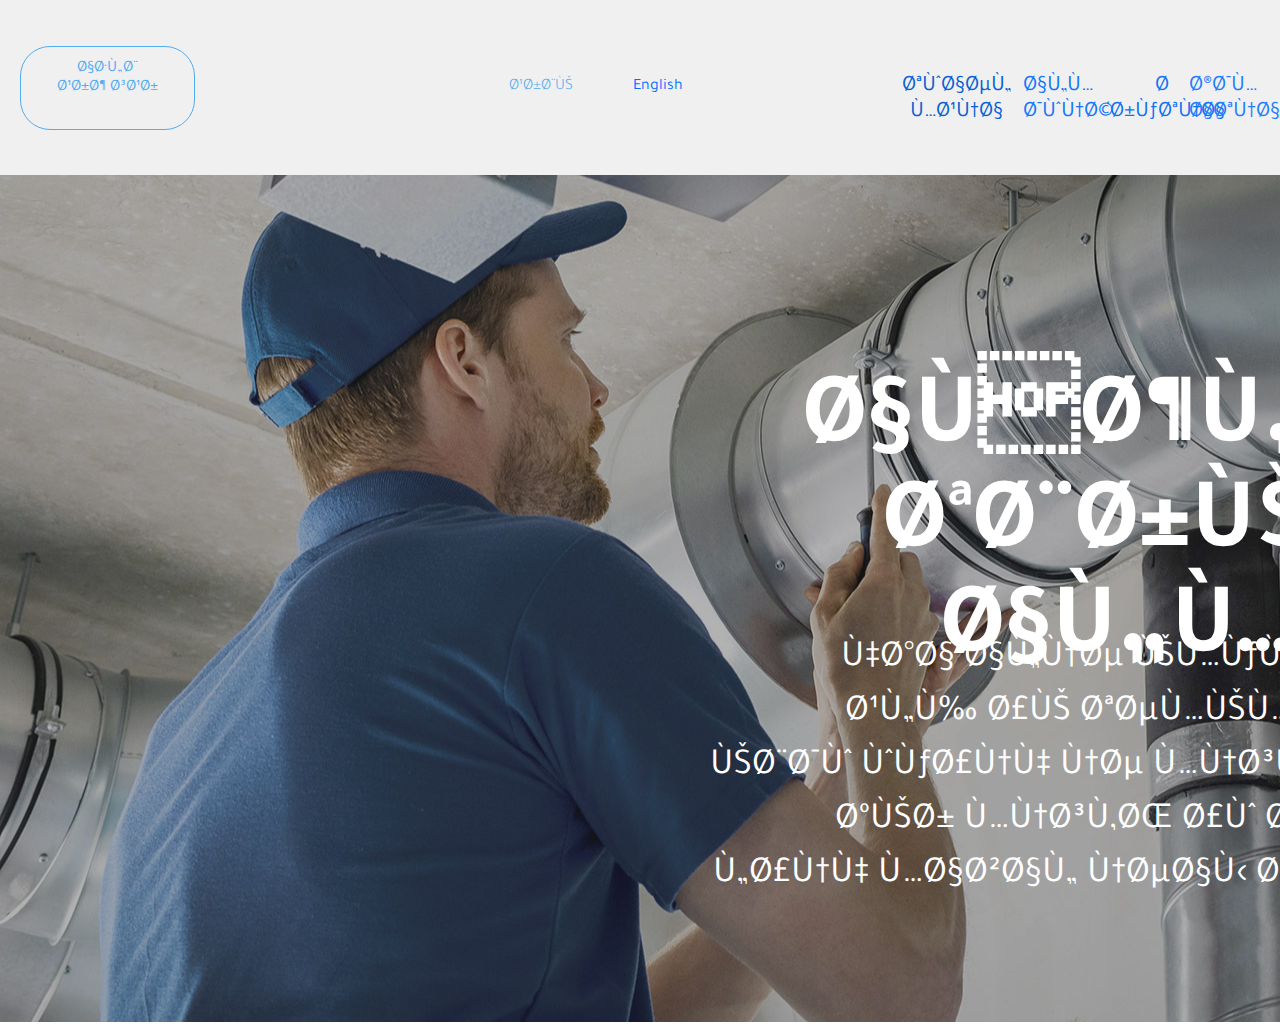
<file: index.html>
<!DOCTYPE html>
<html lang="en">

<head>
    <meta charset="UFT - 8" />
    <title>H_H.Store</title>
    <meta name="description" content="Hunted_Hunter Games Store" />
    <meta name="Test 1" content="v1.0" />
    <meta name="viewport" content="width=device-width, initial-scale=1.0">
    <link rel="stylesheet" href="css/sda.css">
    <link rel="stylesheet" href="css/normalize.css">
    <link rel="preconnect" href="https://fonts.googleapis.com">
    <link rel="preconnect" href="https://fonts.gstatic.com" crossorigin>
    <link
        href="https://fonts.googleapis.com/css2?family=IBM+Plex+Sans+Arabic:wght@200&family=Tajawal:wght@200&display=swap"
        rel="stylesheet">
</head>

<body>
    <div class="nav1">
        <nav id="three">
            <p class="para13">اطلب عرض سعر</p>
        </nav>
        <nav id="two">
            <p class="para11">عربي</p>
            <p class="para12">english</p>
        </nav>
        <nav id="one">
            <div class="paramain">
                <p class="para6">تواصل معنا</p>
                <p class="para5">المدونة</p>
                <p class="para4">شركتنا</p>
                <P class="para3">خدماتنا</P>
                <P class="para2">من نحن</P>
                <p class="para1">الرئيسية</p>
            </div>

            <nav class="n1">

                <p class="p_icon">
                <div>
                    <p class="icontext1">اشادة للطاقة</p>
                    <p class="icontext2">Eshada energy</p>
                </div>
                <p class="photo">
                    <img src="icon.png" alt="">
                </p>
                </p>
            </nav>
        </nav>
    </div>
    </div>
    <header>
        <div class="banner">
            <img src="Rectangle.png" alt="">
            <div class="bannertext">افضل نظام تبريد فى المملكة</div>
            <div class="bannertext1">هذا النص يمكن أن يتم تركيبه على أي تصميم دون مشكلة فلن يبدو وكأنه نص منسوخ، غير
                منظم، غير منسق، أو حتى غير مفهوم. لأنه مازال نصاً بديلاً ومؤقتاً.</div>
            <div class="bannerbutton" style="border-radius: 30px;
            background: #52ACF0;">
                <div class="bannerbuttontext" style="    color: #FFF;
                text-align: center;
                font-family: Tajawal;
                font-size: 37px;
                font-style: normal;
                font-weight: 400;
                line-height: normal;
            ">اطلب الان</div>
            </div>
        </div>

    </header>
</body>

</html>
</file>
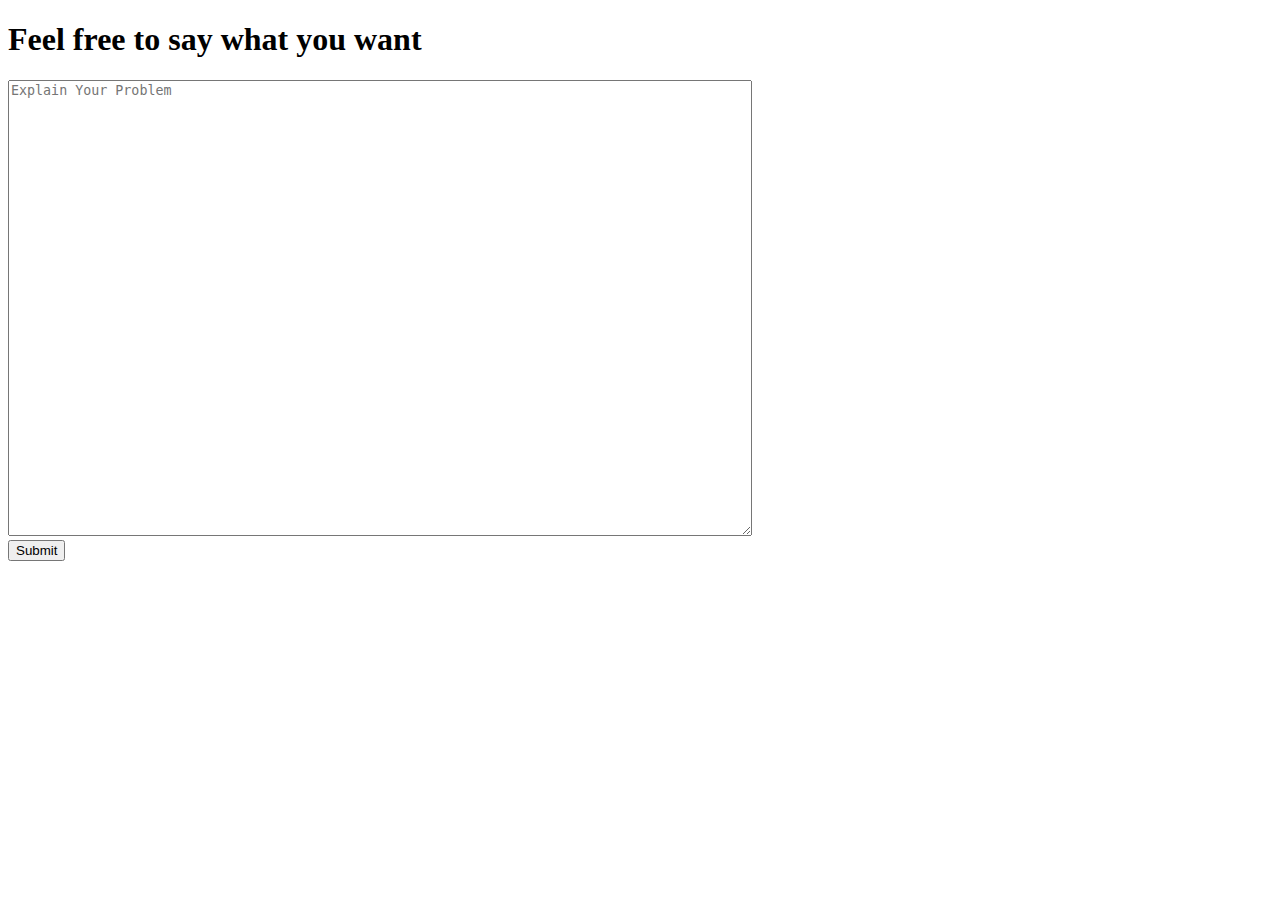
<file: New folder/index.html>
<!DOCTYPE html>
<html lang="en">
<html>

<head>
    <meta charset="UFT - 8" />
    <title>Games Store</title>
    <meta name="description" content="This our Games Store" />
    <meta name="Test 1" content="v1.0" />
</head>

<body>
    <h1>Feel free to say what you want</h1>
    <form action="" method="post">
        <textarea name="whatever" cols="90" rows="30" minlength="1" maxlength="130"
            placeholder="Explain Your Problem"></textarea>
        <br>
        <input type="submit">
</body>

</html>
</file>
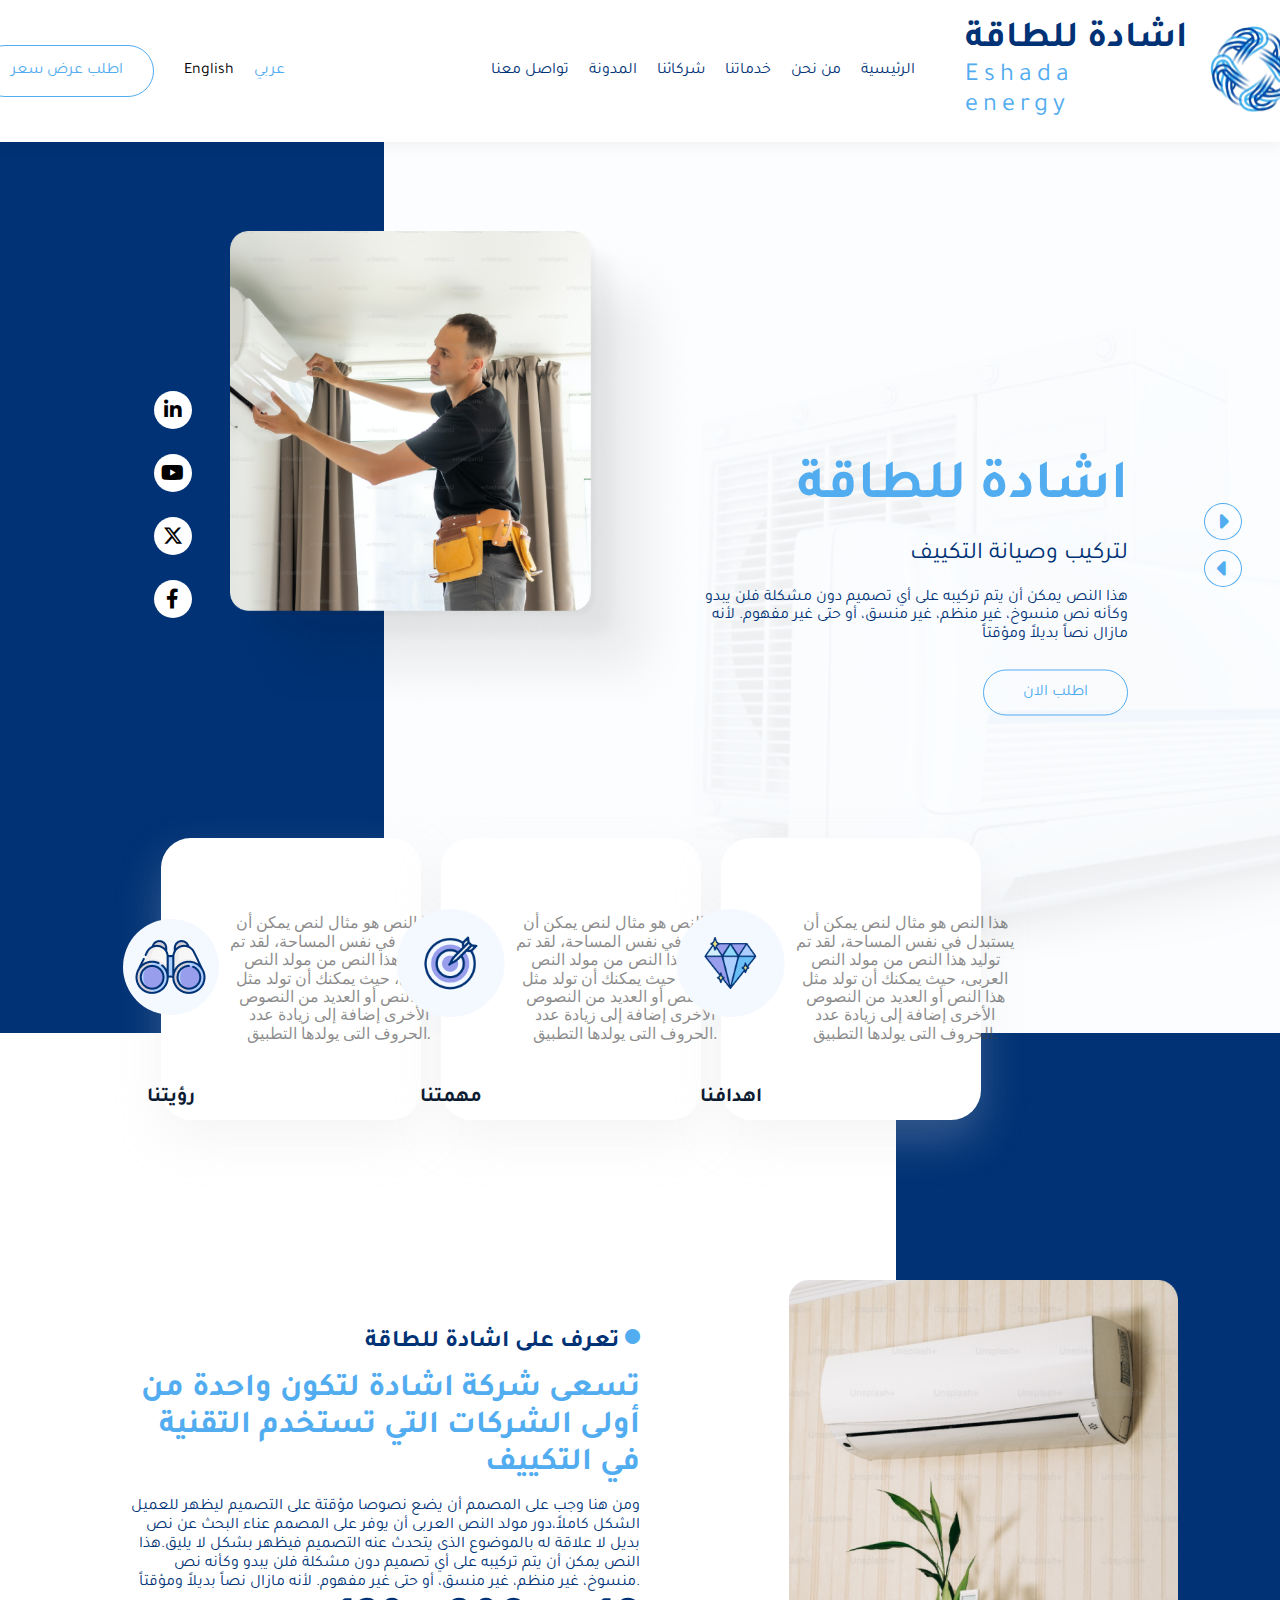
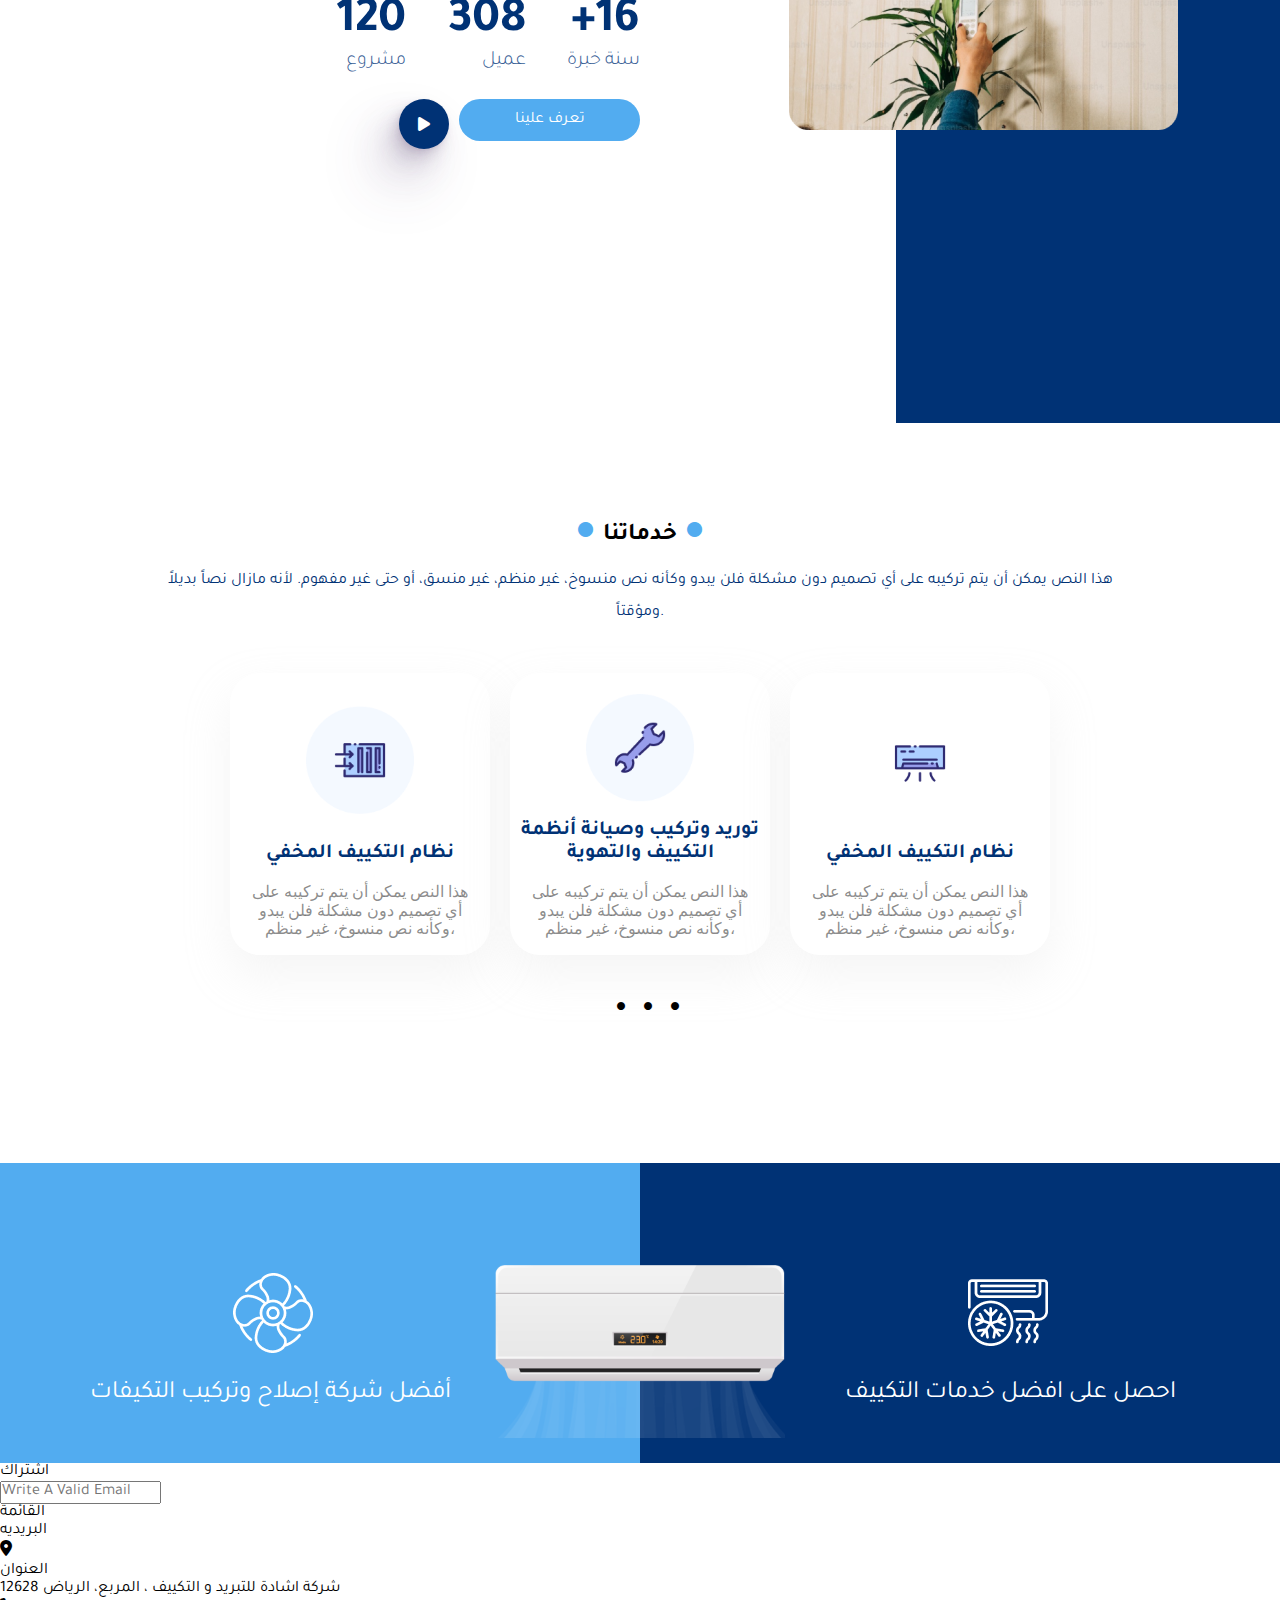
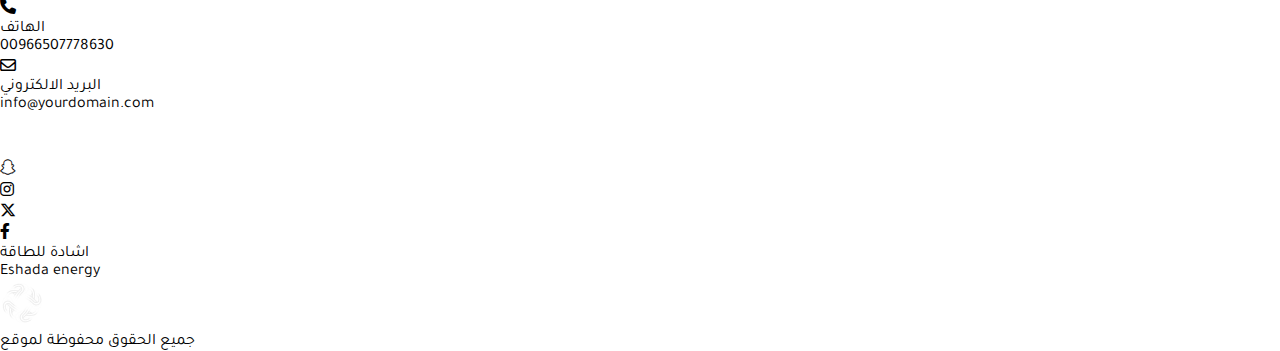
<file: Project/index.html>
<!DOCTYPE html>
<html lang="en">

<head>
    <meta charset="UTF-8">
    <meta name="viewport" content="width=device-width, initial-scale=1.0">
    <!-- Main Template CSS File -->
    <link rel="stylesheet" href="css/Untitled-2.css">
    <!-- Render All Elements Normally -->
    <link rel="stylesheet" href="css/normalize.css">
    <!-- Font Awesome Library -->
    <link rel="stylesheet" href="css/all.min.css">
    <!-- Google Fonts -->
    <link rel="preconnect" href="https://fonts.googleapis.com">
    <link rel="preconnect" href="https://fonts.gstatic.com" crossorigin>
    <link
        href="https://fonts.googleapis.com/css2?family=Jomhuria&family=Tajawal:wght@200;300;400;500;700;800&display=swap"
        rel="stylesheet">
    <title>Project</title>
</head>

<body>
    <!-- Start Header -->
    <div class="header">
        <div class="container">
            <div class="head_button">
                <div class="head_button_text">اطلب عرض سعر</div>
            </div>
            <div class="lang">
                <div class="eng">English</div>
                <div class="arab active">عربي</div>
            </div>
            <div class="links">
                <i class="fa-solid fa-bars toggle-menu"></i>
                <ul>
                    <li><a href="#">تواصل معنا</a></li>
                    <li><a href="#">المدونة</a></li>
                    <li><a href="#">شركائنا</a></li>
                    <li><a href="#">خدماتنا</a></li>
                    <li><a href="#">من نحن</a></li>
                    <li><a href="#">الرئيسية</a></li>
                </ul>
            </div>
            <div class="logo">
                <div class="logo_text">
                    <div class="logo_text1">اشادة للطاقة</div>
                    <div class="logo_text2">Eshada energy</div>
                </div>
                <img decoding="async" class="logo_img" src="images/logo.png" alt="" />
            </div>
        </div>
    </div>
    <!-- End Header -->
    <!-- Start Landing Section -->
    <div class="landing">
        <div class="lback">
            <div class="overlay"></div>
            <div class="text">
                <div class="content">
                    <h2>اشادة للطاقة</h2>
                    <h4>لتركيب وصيانة التكييف</h4>
                    <p>هذا النص يمكن أن يتم تركيبه على أي تصميم دون مشكلة فلن يبدو وكأنه نص منسوخ، غير منظم، غير منسق،
                        أو حتى غير مفهوم. لأنه مازال نصاً بديلاً ومؤقتاً</p>
                    <div class="content_button">
                        <div class="head_button_text">اطلب الان</div>
                    </div>
                </div>
            </div>
            <div class="lback1">
                <div class="lsocial">
                    <div class="in"><i class="fa-brands fa-linkedin-in"></i></div>
                    <div class="youtube"><i class="fa-brands fa-youtube"></i></div>
                    <div class="x"><i class="fa-brands fa-x-twitter"></i></div>
                    <div class="facebook"><i class="fa-brands fa-facebook-f"></i></div>
                </div>
            </div>
            <div class="lback2"></div>
            <div class="pinfoch">
                <div class="pinfo">
                    <div class="pinfo1">
                        <div class="iicon"><img src="images/Frame.png" alt=""></div>
                        <div class="ih4">رؤيتنا</div>
                        <div class="ip">هذا النص هو مثال لنص يمكن أن يستبدل في نفس المساحة، لقد تم توليد هذا النص من
                            مولد النص العربى، حيث يمكنك أن تولد مثل هذا النص أو العديد من النصوص الأخرى إضافة إلى زيادة
                            عدد الحروف التى يولدها التطبيق.
                        </div>
                    </div>
                    <div class="pinfo1">
                        <div class="iicon"><img src="images/Frame 2.png" alt=""></div>
                        <div class="ih4">مهمتنا</div>
                        <div class="ip">هذا النص هو مثال لنص يمكن أن يستبدل في نفس المساحة، لقد تم توليد هذا النص من
                            مولد النص العربى، حيث يمكنك أن تولد مثل هذا النص أو العديد من النصوص الأخرى إضافة إلى زيادة
                            عدد الحروف التى يولدها التطبيق.
                        </div>
                    </div>
                    <div class="pinfo1">
                        <div class="iicon"><img src="images/Frame (1).png" alt=""></div>
                        <div class="ih4">اهدافنا</div>
                        <div class="ip">هذا النص هو مثال لنص يمكن أن يستبدل في نفس المساحة، لقد تم توليد هذا النص من
                            مولد النص العربى، حيث يمكنك أن تولد مثل هذا النص أو العديد من النصوص الأخرى إضافة إلى زيادة
                            عدد الحروف التى يولدها التطبيق.
                        </div>
                    </div>
                </div>
            </div>
            <div class="arrows">
                <div class="right_arrow"><i class="fa-solid fa-caret-right"></i></div>
                <div class="left_arrow"><i class="fa-solid fa-caret-left"></i>
                </div>
            </div>
        </div>
        <!-- End Landing Section -->
        <!-- Start Landing2 Section -->
        <div class="landing2">
            <div class="l2back">
                <div class="l2back1"></div>
                <div class="l2back2"></div>
                <div class="l2content">
                    <h4>تعرف على اشادة للطاقة <i class="fa-solid fa-circle fa-2xs"></i></h4>
                    <h2>تسعى شركة اشادة لتكون واحدة من أولى الشركات التي تستخدم التقنية في التكييف</h2>
                    <p>ومن هنا وجب على المصمم أن يضع نصوصا مؤقتة على التصميم ليظهر للعميل الشكل كاملاً،دور مولد النص
                        العربى
                        أن يوفر على المصمم عناء البحث عن نص بديل لا علاقة له بالموضوع الذى يتحدث عنه التصميم فيظهر بشكل
                        لا
                        يليق.هذا النص يمكن أن يتم تركيبه على أي تصميم دون مشكلة فلن يبدو وكأنه نص منسوخ، غير منظم، غير
                        منسق،
                        أو حتى غير مفهوم. لأنه مازال نصاً بديلاً ومؤقتاً.</p>
                    <div class="l2info">
                        <div class="l2onfo1">
                            <div class="l2onfo1n1">120</div>
                            <div class="l2onfo1t1">مشروع</div>
                        </div>
                        <div class="l2onfo2">
                            <div class="l2onfo1n2">308</div>
                            <div class="l2onfo1t2">عميل</div>
                        </div>
                        <div class="l2onfo3">
                            <div class="l2onfo1n3">+16</div>
                            <div class="l2onfo1t3">سنة خبرة</div>
                        </div>
                    </div>
                    <div class="res">
                        <div class="l2content_button">
                            <div class="head_button_text1">تعرف علينا</div>
                        </div>
                        <div class="play_button"><i class="fa-solid fa-play"></i></div>
                    </div>
                </div>
            </div>
        </div>
        <div class="services">
            <div class="services_content">
                <div class="services_contenthp">
                    <h2><i class="fa-solid fa-circle fa-2xs"></i>خدماتنا<i class="fa-solid fa-circle fa-2xs"></i></h2>
                    <p>هذا النص يمكن أن يتم تركيبه على أي تصميم دون مشكلة فلن يبدو وكأنه نص منسوخ، غير منظم، غير منسق،
                        أو
                        حتى غير مفهوم. لأنه مازال نصاً بديلاً ومؤقتاً.</p>
                </div>
                <div class="services_infoch">
                    <div class="services_pinfo">
                        <div class="services_pinfo1">
                            <div class="iicon"><img src="images/Frame 4.png" alt=""></div>
                            <div class="sh4"> نظام التكييف المخفي</div>
                            <div class="ip">هذا النص يمكن أن يتم تركيبه على أي تصميم دون مشكلة فلن يبدو وكأنه نص منسوخ،
                                غير منظم،
                            </div>
                        </div>
                        <div class="services_pinfo2">
                            <div class="iicon"><img src="images/Frame 5.png" alt=""></div>
                            <div class="sh4"> توريد وتركيب وصيانة أنظمة التكييف والتهوية</div>
                            <div class="ip">هذا النص يمكن أن يتم تركيبه على أي تصميم دون مشكلة فلن يبدو وكأنه نص منسوخ،
                                غير منظم،
                            </div>
                        </div>
                        <div class="services_pinfo3">
                            <div class="iicon"><img src="images/Frame 3.png" alt=""></div>
                            <div class="sh4"> نظام التكييف المخفي </div>
                            <div class="ip">هذا النص يمكن أن يتم تركيبه على أي تصميم دون مشكلة فلن يبدو وكأنه نص منسوخ،
                                غير منظم،
                            </div>
                        </div>
                    </div>
                </div>
                <div class="bullets"><i class="fa-solid fa-circle fa-2xs"></i> <i class="fa-solid fa-circle fa-2xs"></i>
                    <i class="fa-solid fa-circle fa-2xs"></i>
                </div>
            </div>
        </div>
        <div class="design">
            <div class="design_content">
                <div class="airi"></div>
                <div class="dback1"></div>
                <div class="dback2"></div>
            </div>
        </div>
        <div class="sub">
            <div class="sub_content">
                <div class="scontent_button">
                    <div class="sbutton_text">اشتراك</div>
                </div>
                <input type="email" required placeholder="Write A Valid Email" name="Email">
                <div class="sh2">
                    <div class="sh2_t1">القائمة</div>
                    <div class="sh2_t2">البريديه</div>
                </div>
            </div>
        </div>
        <div class="contact">
            <div class="ccontent">
                <div class="ccontent2">
                    <div class="cp2"><i class="fa-solid fa-location-dot"></i></div>
                    <div class="ct1">
                        <div class="ctn1">العنوان</div>
                        <div class="ctn3">شركة اشادة للتبريد و التكييف ، المربع، الرياض 12628</div>
                    </div>
                </div>
                <div class="ccontent1">
                    <div class="cp1"><i class="fa-solid fa-phone"></i></div>
                    <div class="ct1">
                        <div class="ctn1">الهاتف</div>
                        <div class="ctn2">00966507778630</div>
                    </div>
                </div>
                <div class="ccontent1">
                    <div class="cp1"><i class="fa-regular fa-envelope"></i></div>
                    <div class="ct1">
                        <div class="ctn1">البريد الالكتروني</div>
                        <div class="ctn2">info@yourdomain.com</div>
                    </div>
                </div>
            </div>
        </div>
        <div class="footer">
            <div class="fcontainer">
                <div class="flogo1"><img decoding="async" class="flogo_img" src="images/flogo1.png" alt="" />
                </div>
                <div class="fsocial">
                    <div class="fsnap"><i class="fa-brands fa-snapchat"></i></div>
                    <div class="finsta"><i class="fa-brands fa-instagram"></i></div>
                    <div class="fx"><i class="fa-brands fa-x-twitter"></i></div>
                    <div class="ffacebook"><i class="fa-brands fa-facebook-f"></i></div>
                </div>
                <div class="flogo">
                    <div class="flogo_text">
                        <div class="flogo_text1">اشادة للطاقة</div>
                        <div class="flogo_text2">Eshada energy</div>
                    </div>
                    <img decoding="async" class="flogo_img" src="images/flogo.png" alt="" />
                </div>
                <p class="p1">جميع الحقوق محفوظة لموقع </p>
            </div>
        </div>
</body>

</html>
</file>
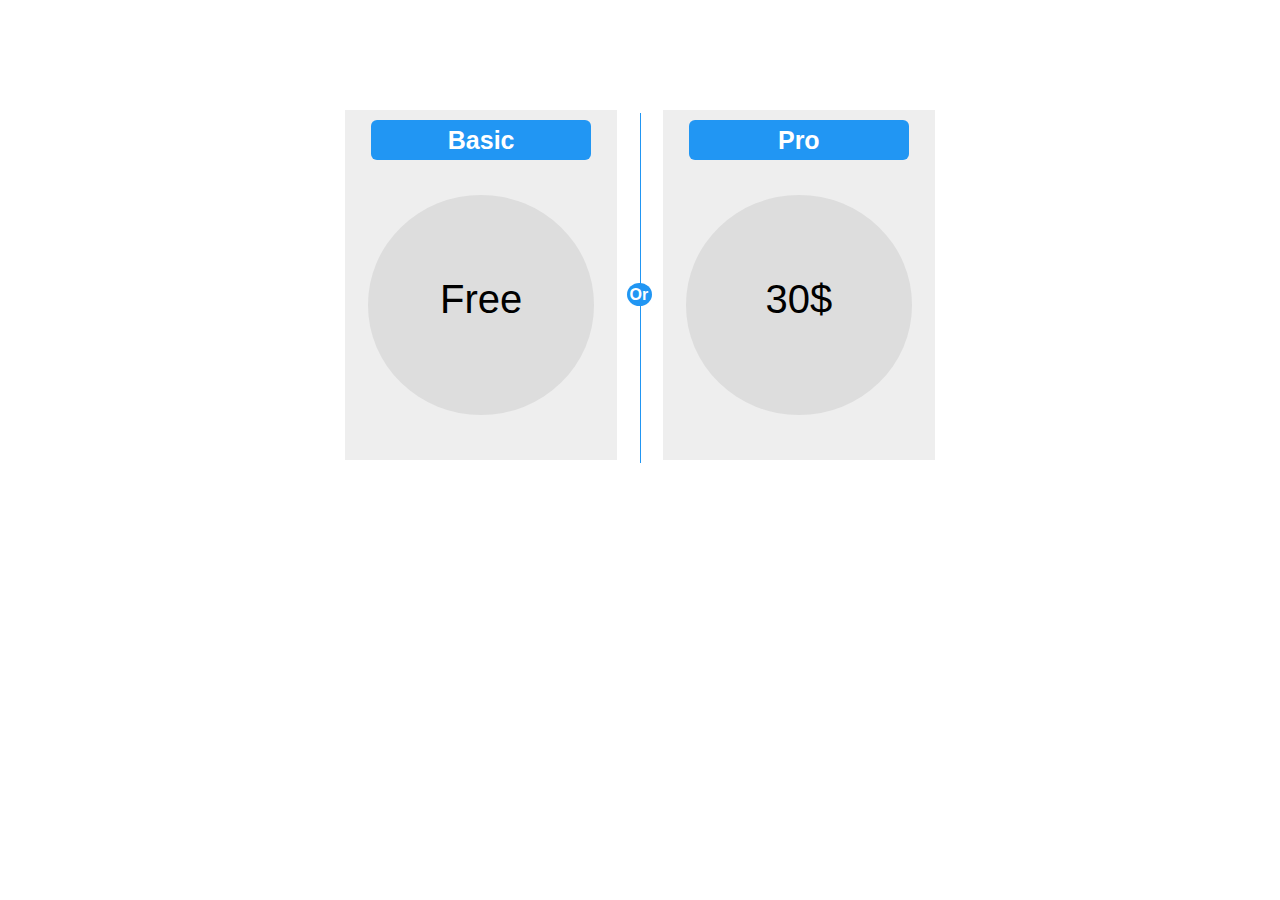
<file: Links/Assianment7/index.html>
<!DOCTYPE html>
<html lang="en">

<head>
    <meta charset="UTF-8">
    <meta name="viewport" content="width=device-width, initial-scale=1.0">
    <link rel="stylesheet" href="css/Untitled-1.css">
    <title>Document</title>
</head>

<body>
    <div class="parent">
        <div class="child1">
            <div class="ch1">Basic</div>
            <div class="ch2" data-pe="Free"></div>
        </div>
        <div class="or">Or</div>
        <div class="child2">
            <div class="ch1">Pro</div>
            <div class="ch2" data-pe="30$"></div>
        </div>
    </div>
</body>

</html>
</file>
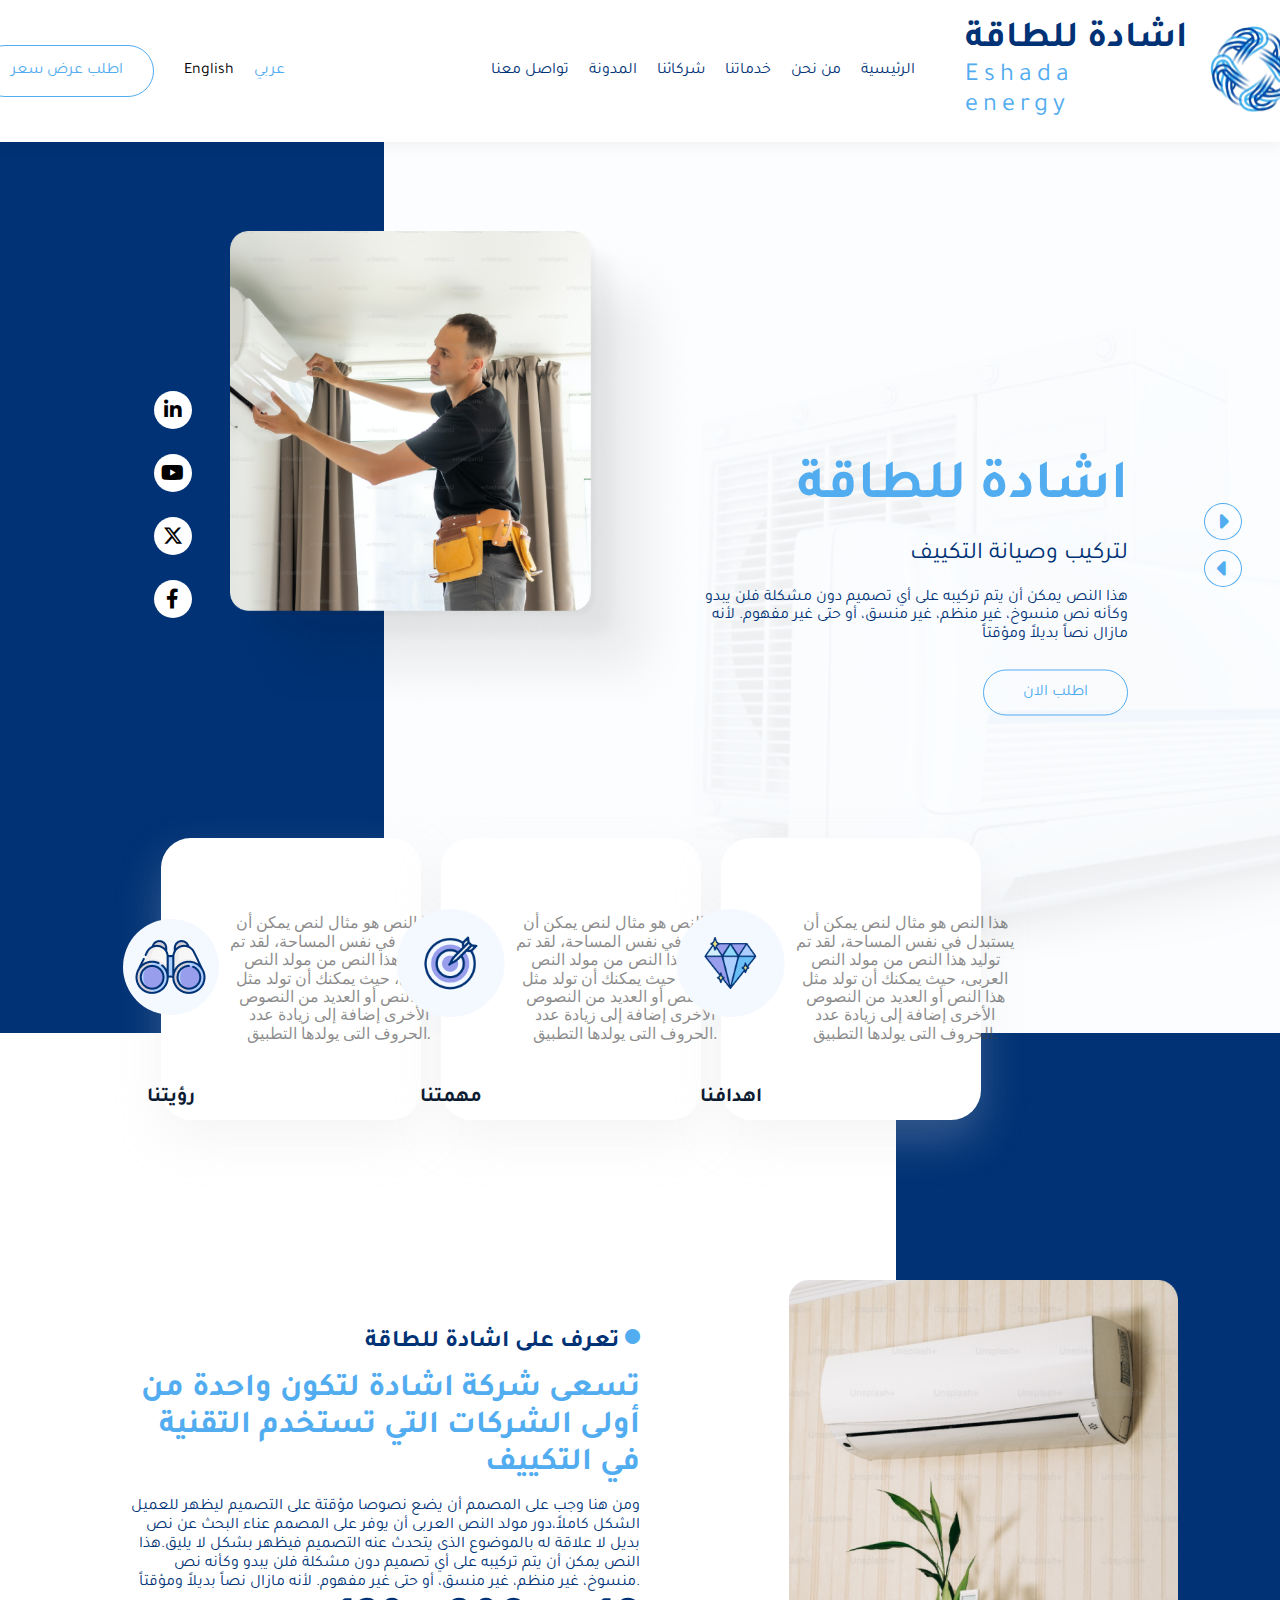
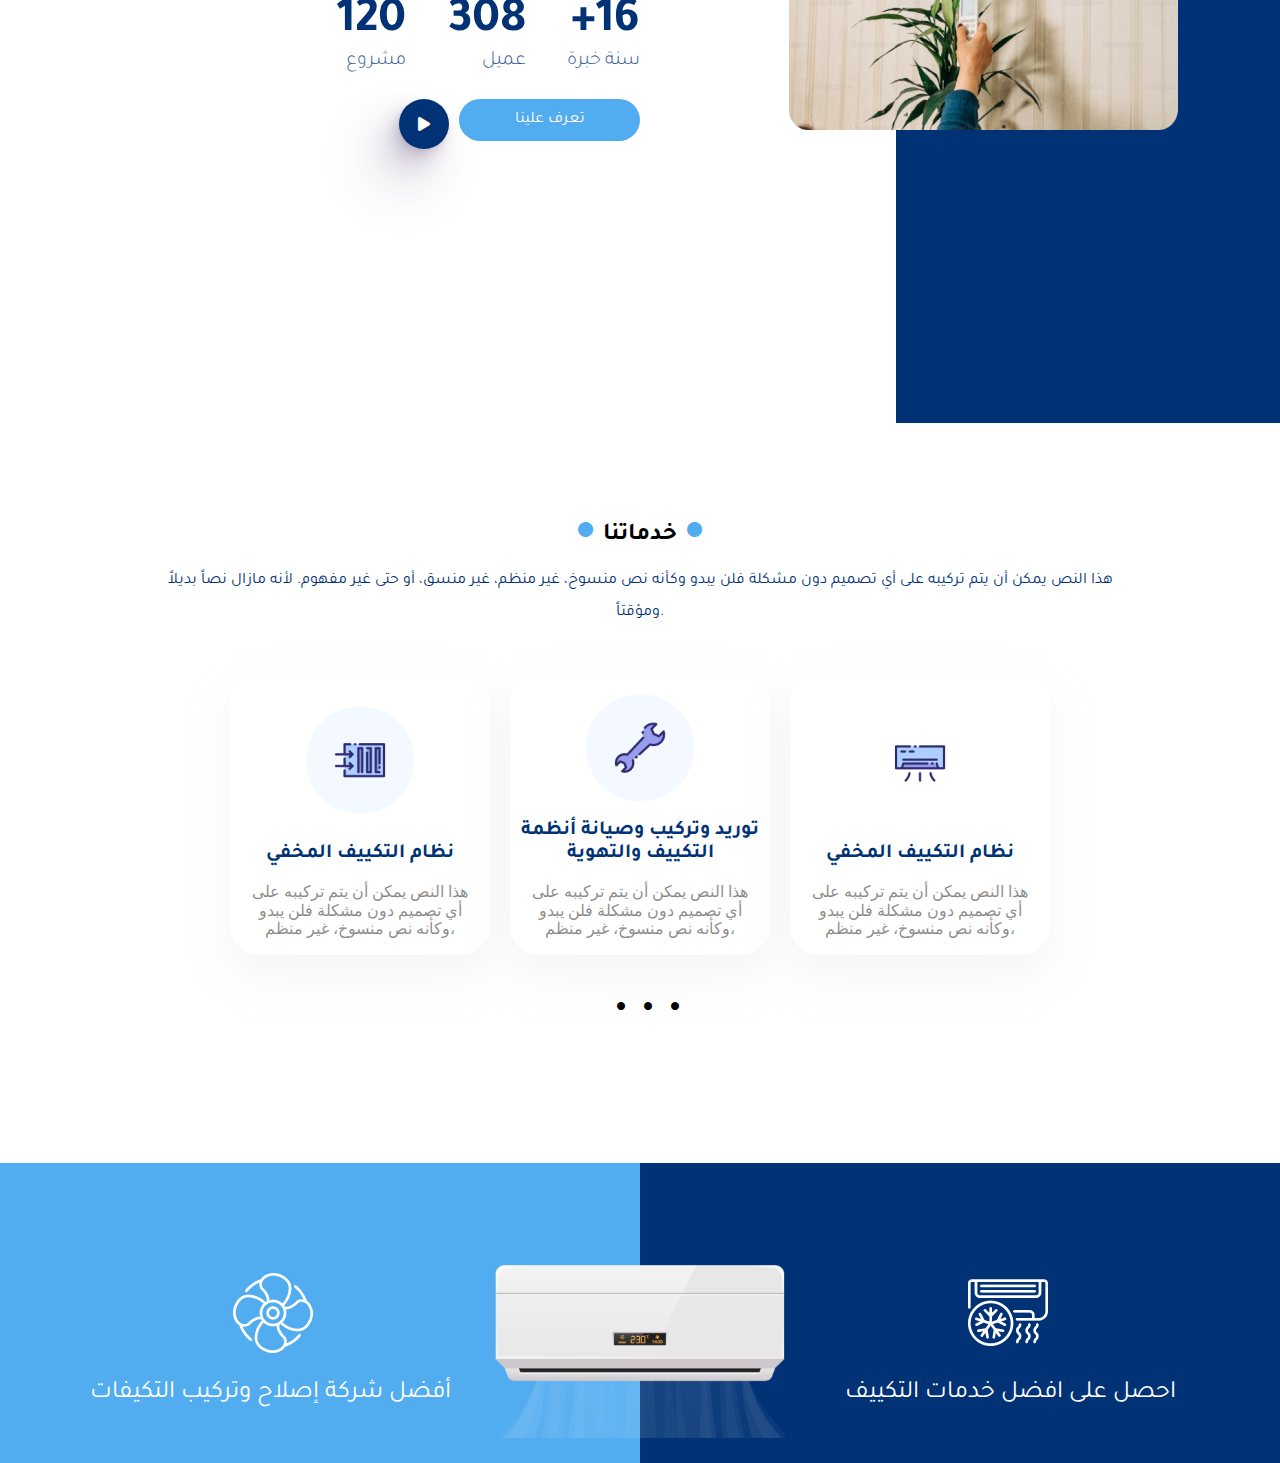
<file: Untitled-1.html>
<!DOCTYPE html>
<html lang="en">

<head>
    <meta charset="UTF-8">
    <meta name="viewport" content="width=device-width, initial-scale=1.0">
    <!-- Main Template CSS File -->
    <link rel="stylesheet" href="css/Untitled-2.css">
    <!-- Render All Elements Normally -->
    <link rel="stylesheet" href="css/normalize.css">
    <!-- Font Awesome Library -->
    <link rel="stylesheet" href="css/all.min.css">
    <!-- Google Fonts -->
    <link rel="preconnect" href="https://fonts.googleapis.com">
    <link rel="preconnect" href="https://fonts.gstatic.com" crossorigin>
    <link
        href="https://fonts.googleapis.com/css2?family=Jomhuria&family=Tajawal:wght@200;300;400;500;700;800&display=swap"
        rel="stylesheet">
    <title>Project</title>
</head>

<body>
    <!-- Start Header -->
    <div class="header">
        <div class="container">
            <div class="head_button">
                <div class="head_button_text">اطلب عرض سعر</div>
            </div>
            <div class="lang">
                <div class="eng">English</div>
                <div class="arab active">عربي</div>
            </div>
            <div class="links">
                <i class="fa-solid fa-bars toggle-menu"></i>
                <ul>
                    <li><a href="#">تواصل معنا</a></li>
                    <li><a href="#">المدونة</a></li>
                    <li><a href="#">شركائنا</a></li>
                    <li><a href="#">خدماتنا</a></li>
                    <li><a href="#">من نحن</a></li>
                    <li><a href="#">الرئيسية</a></li>
                </ul>
            </div>
            <div class="logo">
                <div class="logo_text">
                    <div class="logo_text1">اشادة للطاقة</div>
                    <div class="logo_text2">Eshada energy</div>
                </div>
                <img decoding="async" class="logo_img" src="images/logo.png" alt="" />
            </div>
        </div>
    </div>
    <!-- End Header -->
    <!-- Start Landing Section -->
    <div class="landing">
        <div class="lback">
            <div class="overlay"></div>
            <div class="text">
                <div class="content">
                    <h2>اشادة للطاقة</h2>
                    <h4>لتركيب وصيانة التكييف</h4>
                    <p>هذا النص يمكن أن يتم تركيبه على أي تصميم دون مشكلة فلن يبدو وكأنه نص منسوخ، غير منظم، غير منسق،
                        أو حتى غير مفهوم. لأنه مازال نصاً بديلاً ومؤقتاً</p>
                    <div class="content_button">
                        <div class="head_button_text">اطلب الان</div>
                    </div>
                </div>
            </div>
            <div class="lback1">
                <div class="lsocial">
                    <div class="in"><i class="fa-brands fa-linkedin-in"></i></div>
                    <div class="youtube"><i class="fa-brands fa-youtube"></i></div>
                    <div class="x"><i class="fa-brands fa-x-twitter"></i></div>
                    <div class="facebook"><i class="fa-brands fa-facebook-f"></i></div>
                </div>
            </div>
            <div class="lback2"></div>
            <div class="pinfoch">
                <div class="pinfo">
                    <div class="pinfo1">
                        <div class="iicon"><img src="images/Frame.png" alt=""></div>
                        <div class="ih4">رؤيتنا</div>
                        <div class="ip">هذا النص هو مثال لنص يمكن أن يستبدل في نفس المساحة، لقد تم توليد هذا النص من
                            مولد النص العربى، حيث يمكنك أن تولد مثل هذا النص أو العديد من النصوص الأخرى إضافة إلى زيادة
                            عدد الحروف التى يولدها التطبيق.
                        </div>
                    </div>
                    <div class="pinfo1">
                        <div class="iicon"><img src="images/Frame 2.png" alt=""></div>
                        <div class="ih4">مهمتنا</div>
                        <div class="ip">هذا النص هو مثال لنص يمكن أن يستبدل في نفس المساحة، لقد تم توليد هذا النص من
                            مولد النص العربى، حيث يمكنك أن تولد مثل هذا النص أو العديد من النصوص الأخرى إضافة إلى زيادة
                            عدد الحروف التى يولدها التطبيق.
                        </div>
                    </div>
                    <div class="pinfo1">
                        <div class="iicon"><img src="images/Frame (1).png" alt=""></div>
                        <div class="ih4">اهدافنا</div>
                        <div class="ip">هذا النص هو مثال لنص يمكن أن يستبدل في نفس المساحة، لقد تم توليد هذا النص من
                            مولد النص العربى، حيث يمكنك أن تولد مثل هذا النص أو العديد من النصوص الأخرى إضافة إلى زيادة
                            عدد الحروف التى يولدها التطبيق.
                        </div>
                    </div>
                </div>
            </div>
            <div class="arrows">
                <div class="right_arrow"><i class="fa-solid fa-caret-right"></i></div>
                <div class="left_arrow"><i class="fa-solid fa-caret-left"></i>
                </div>
            </div>
        </div>
        <!-- End Landing Section -->
        <!-- Start Landing2 Section -->
        <div class="landing2">
            <div class="l2back">
                <div class="l2back1"></div>
                <div class="l2back2"></div>
                <div class="l2content">
                    <h4>تعرف على اشادة للطاقة <i class="fa-solid fa-circle fa-2xs"></i></h4>
                    <h2>تسعى شركة اشادة لتكون واحدة من أولى الشركات التي تستخدم التقنية في التكييف</h2>
                    <p>ومن هنا وجب على المصمم أن يضع نصوصا مؤقتة على التصميم ليظهر للعميل الشكل كاملاً،دور مولد النص
                        العربى
                        أن يوفر على المصمم عناء البحث عن نص بديل لا علاقة له بالموضوع الذى يتحدث عنه التصميم فيظهر بشكل
                        لا
                        يليق.هذا النص يمكن أن يتم تركيبه على أي تصميم دون مشكلة فلن يبدو وكأنه نص منسوخ، غير منظم، غير
                        منسق،
                        أو حتى غير مفهوم. لأنه مازال نصاً بديلاً ومؤقتاً.</p>
                    <div class="l2info">
                        <div class="l2onfo1">
                            <div class="l2onfo1n1">120</div>
                            <div class="l2onfo1t1">مشروع</div>
                        </div>
                        <div class="l2onfo2">
                            <div class="l2onfo1n2">308</div>
                            <div class="l2onfo1t2">عميل</div>
                        </div>
                        <div class="l2onfo3">
                            <div class="l2onfo1n3">+16</div>
                            <div class="l2onfo1t3">سنة خبرة</div>
                        </div>
                    </div>
                    <div class="res">
                        <div class="l2content_button">
                            <div class="head_button_text1">تعرف علينا</div>
                        </div>
                        <div class="play_button"><i class="fa-solid fa-play"></i></div>
                    </div>
                </div>
            </div>
        </div>
        <div class="services">
            <div class="services_content">
                <div class="services_contenthp">
                    <h2><i class="fa-solid fa-circle fa-2xs"></i>خدماتنا<i class="fa-solid fa-circle fa-2xs"></i></h2>
                    <p>هذا النص يمكن أن يتم تركيبه على أي تصميم دون مشكلة فلن يبدو وكأنه نص منسوخ، غير منظم، غير منسق،
                        أو
                        حتى غير مفهوم. لأنه مازال نصاً بديلاً ومؤقتاً.</p>
                </div>
                <div class="services_infoch">
                    <div class="services_pinfo">
                        <div class="services_pinfo1">
                            <div class="iicon"><img src="images/Frame 4.png" alt=""></div>
                            <div class="sh4"> نظام التكييف المخفي</div>
                            <div class="ip">هذا النص يمكن أن يتم تركيبه على أي تصميم دون مشكلة فلن يبدو وكأنه نص منسوخ،
                                غير منظم،
                            </div>
                        </div>
                        <div class="services_pinfo2">
                            <div class="iicon"><img src="images/Frame 5.png" alt=""></div>
                            <div class="sh4"> توريد وتركيب وصيانة أنظمة التكييف والتهوية</div>
                            <div class="ip">هذا النص يمكن أن يتم تركيبه على أي تصميم دون مشكلة فلن يبدو وكأنه نص منسوخ،
                                غير منظم،
                            </div>
                        </div>
                        <div class="services_pinfo3">
                            <div class="iicon"><img src="images/Frame 3.png" alt=""></div>
                            <div class="sh4"> نظام التكييف المخفي </div>
                            <div class="ip">هذا النص يمكن أن يتم تركيبه على أي تصميم دون مشكلة فلن يبدو وكأنه نص منسوخ،
                                غير منظم،
                            </div>
                        </div>
                    </div>
                </div>
                <div class="bullets"><i class="fa-solid fa-circle fa-2xs"></i> <i class="fa-solid fa-circle fa-2xs"></i>
                    <i class="fa-solid fa-circle fa-2xs"></i>
                </div>
            </div>
        </div>
        <div class="design">
            <div class="design_content">
                <div class="airi"></div>
                <div class="dback1"></div>
                <div class="dback2"></div>
            </div>
        </div>
</body>

</html>
</file>
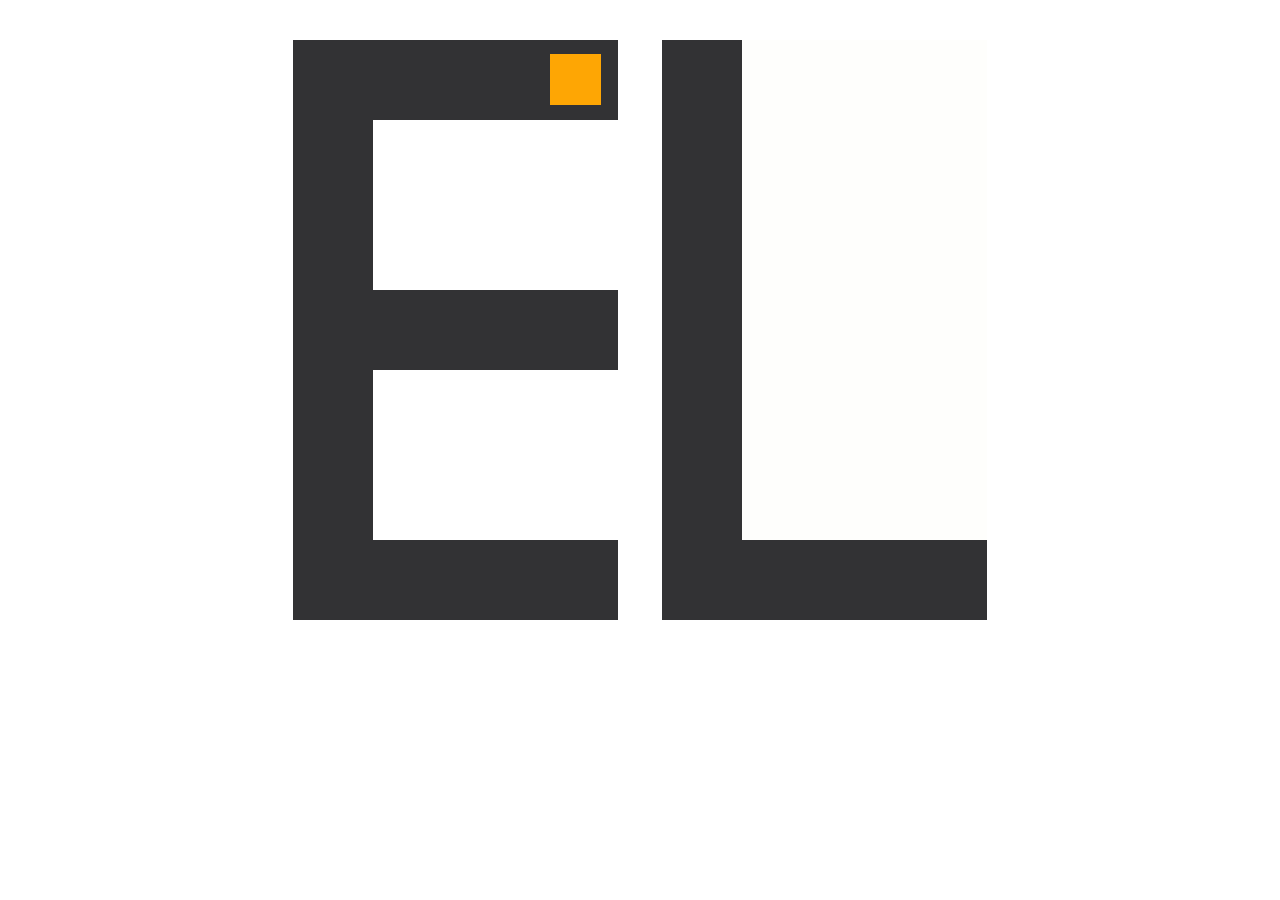
<file: Links/Animation/Untitled-1.html>
<!DOCTYPE html>
<html lang="en">

<head>
    <meta charset="UTF-8">
    <meta name="viewport" content="width=device-width, initial-scale=1.0">
    <link rel="stylesheet" href="css/Untitled-1.css">
    <title>Document</title>
</head>

<body>
    <div class="parent">
        <div class="E">
            <div class="o1"></div>
        </div>
        <div class="L"></div>
    </div>
</body>

</html>
</file>
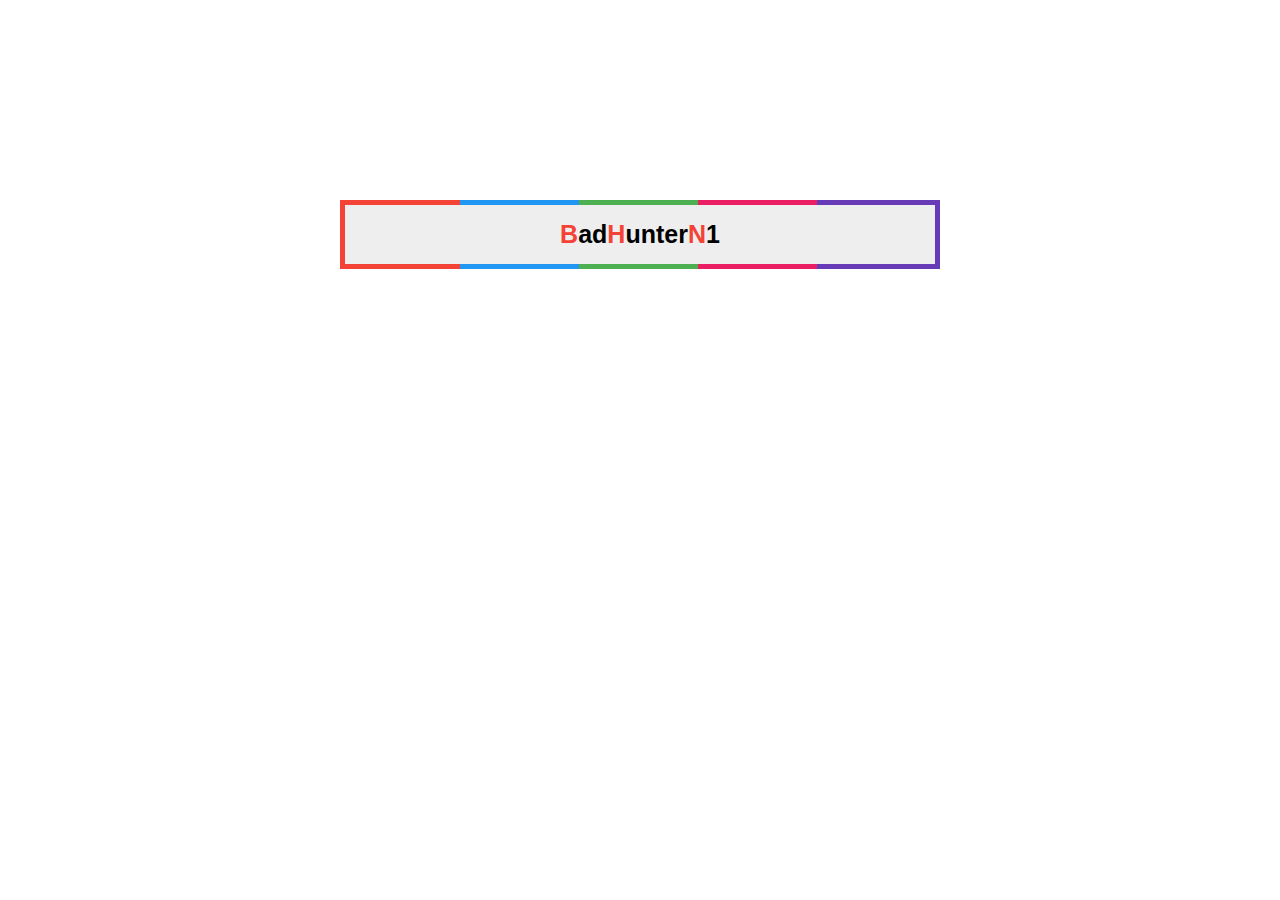
<file: Links/Assianment10/Untitled-1.html>
<!DOCTYPE html>
<html lang="en">

<head>
    <meta charset="UTF-8">
    <meta name="viewport" content="width=device-width, initial-scale=1.0">
    <link rel="stylesheet" href="css/Untitled-2.css">
    <title>Document</title>
</head>

<body>
    <div class="one">Bad<span class="o1">H</span>unter<span class="o2">N</span>1</div>
</body>

</html>
</file>
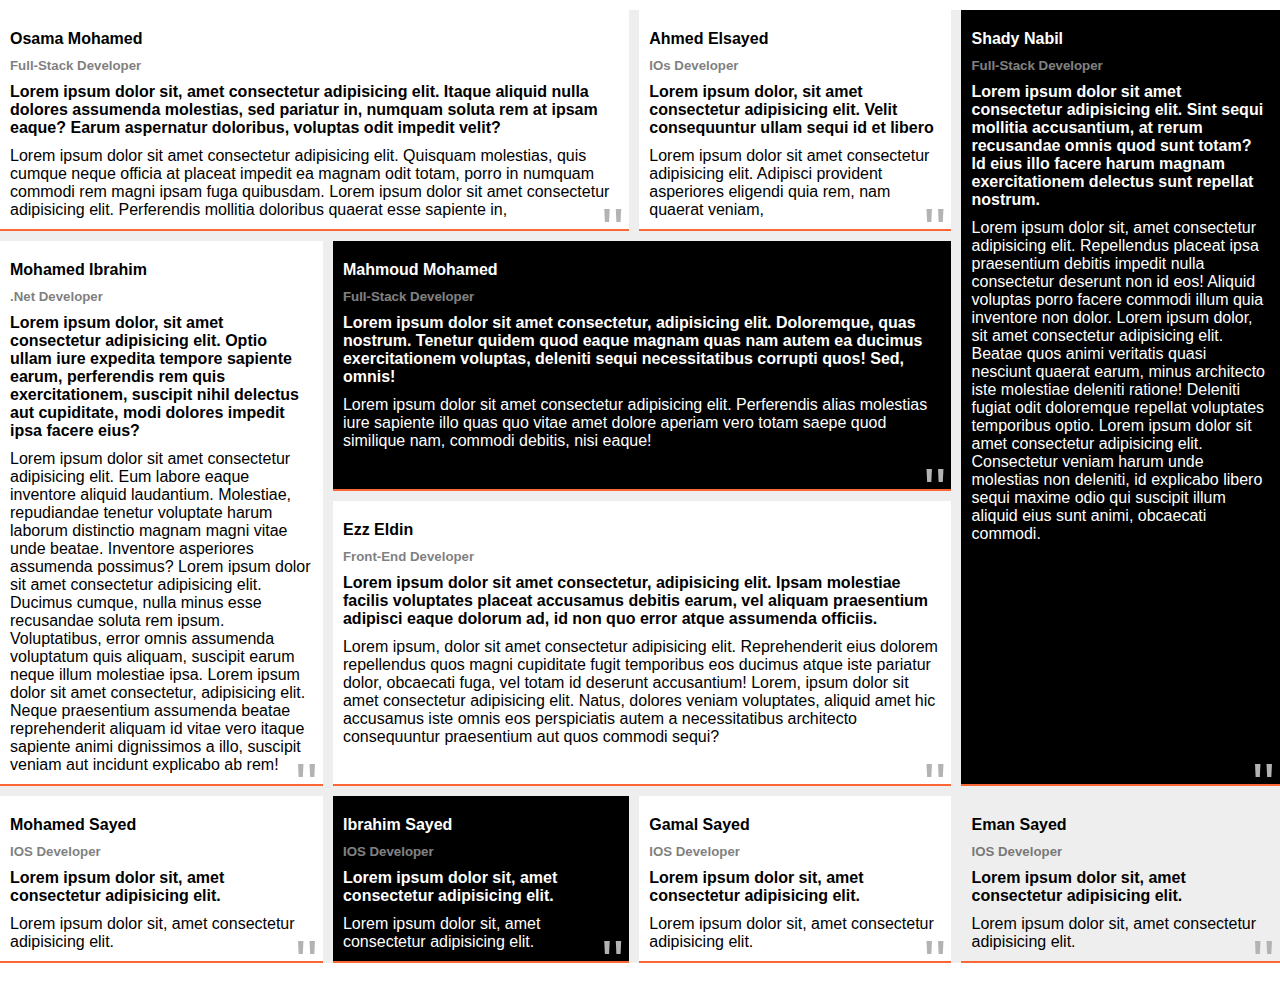
<file: Links/grid 2/Untitled-1.html>
<!DOCTYPE html>
<html lang="en">

<head>
    <meta charset="UTF-8">
    <meta name="viewport" content="width=device-width, initial-scale=1.0">
    <link rel="stylesheet" href="css/Untitled-1.css">
    <title>Document</title>
</head>

<body>
    <div class="page">
        <div class="one">
            <h4>Osama Mohamed</h4>
            <h5>Full-Stack Developer</h5>
            <h4>Lorem ipsum dolor sit, amet consectetur adipisicing elit. Itaque aliquid nulla dolores assumenda
                molestias, sed pariatur in, numquam soluta rem at ipsam eaque? Earum aspernatur doloribus, voluptas odit
                impedit velit?</h4>
            <p>Lorem ipsum dolor sit amet consectetur adipisicing elit. Quisquam molestias, quis cumque neque officia at
                placeat impedit ea magnam odit totam, porro in numquam commodi rem magni ipsam fuga quibusdam. Lorem
                ipsum dolor sit amet consectetur adipisicing elit. Perferendis mollitia doloribus quaerat esse sapiente
                in,</p>
        </div>
        <div class="two">
            <h4>Ahmed Elsayed</h4>
            <h5>IOs Developer</h5>
            <h4>Lorem ipsum dolor, sit amet consectetur adipisicing elit. Velit consequuntur ullam sequi id et libero
            </h4>
            <p>Lorem ipsum dolor sit amet consectetur adipisicing elit. Adipisci provident asperiores eligendi quia rem,
                nam quaerat veniam, </p>
        </div>
        <div class="three">
            <h4>Shady Nabil</h4>
            <h5>Full-Stack Developer</h5>
            <h4>Lorem ipsum dolor sit amet consectetur adipisicing elit. Sint sequi mollitia accusantium, at rerum
                recusandae omnis quod sunt totam? Id eius illo facere harum magnam exercitationem delectus sunt repellat
                nostrum.</h4>
            <p>Lorem ipsum dolor sit, amet consectetur adipisicing elit. Repellendus placeat ipsa praesentium debitis
                impedit nulla consectetur deserunt non id eos! Aliquid voluptas porro facere commodi illum quia
                inventore non dolor. Lorem ipsum dolor, sit amet consectetur adipisicing elit. Beatae quos animi
                veritatis quasi nesciunt quaerat earum, minus architecto iste molestiae deleniti ratione! Deleniti
                fugiat odit doloremque repellat voluptates temporibus optio. Lorem ipsum dolor sit amet consectetur
                adipisicing elit. Consectetur veniam harum unde molestias non deleniti, id explicabo libero sequi maxime
                odio qui suscipit illum aliquid eius sunt animi, obcaecati commodi.</p>
        </div>
        <div class="four">
            <h4>Mohamed Ibrahim</h4>
            <h5>.Net Developer</h5>
            <h4>Lorem ipsum dolor, sit amet consectetur adipisicing elit. Optio ullam iure expedita tempore sapiente
                earum, perferendis rem quis exercitationem, suscipit nihil delectus aut cupiditate, modi dolores impedit
                ipsa facere eius?</h4>
            <p>Lorem ipsum dolor sit amet consectetur adipisicing elit. Eum labore eaque inventore aliquid laudantium.
                Molestiae, repudiandae tenetur voluptate harum laborum distinctio magnam magni vitae unde beatae.
                Inventore asperiores assumenda possimus? Lorem ipsum dolor sit amet consectetur adipisicing elit.
                Ducimus cumque, nulla minus esse recusandae soluta rem ipsum. Voluptatibus, error omnis assumenda
                voluptatum quis aliquam, suscipit earum neque illum molestiae ipsa. Lorem ipsum dolor sit amet
                consectetur, adipisicing elit. Neque praesentium assumenda beatae reprehenderit aliquam id vitae vero
                itaque sapiente animi dignissimos a illo, suscipit veniam aut incidunt explicabo ab rem!</p>
        </div>
        <div class="five">
            <h4>Mahmoud Mohamed</h4>
            <h5>Full-Stack Developer</h5>
            <h4>Lorem ipsum dolor sit amet consectetur, adipisicing elit. Doloremque, quas nostrum. Tenetur quidem quod
                eaque magnam quas nam autem ea ducimus exercitationem voluptas, deleniti sequi necessitatibus corrupti
                quos! Sed, omnis!</h4>
            <p>Lorem ipsum dolor sit amet consectetur adipisicing elit. Perferendis alias molestias iure sapiente illo
                quas quo vitae amet dolore aperiam vero totam saepe quod similique nam, commodi debitis, nisi eaque!</p>
        </div>
        <div class="six">
            <h4>Ezz Eldin</h4>
            <h5>Front-End Developer</h5>
            <h4>Lorem ipsum dolor sit amet consectetur, adipisicing elit. Ipsam molestiae facilis voluptates placeat
                accusamus debitis earum, vel aliquam praesentium adipisci eaque dolorum ad, id non quo error atque
                assumenda officiis.</h4>
            <p>Lorem ipsum, dolor sit amet consectetur adipisicing elit. Reprehenderit eius dolorem repellendus quos
                magni cupiditate fugit temporibus eos ducimus atque iste pariatur dolor, obcaecati fuga, vel totam id
                deserunt accusantium! Lorem, ipsum dolor sit amet consectetur adipisicing elit. Natus, dolores veniam
                voluptates, aliquid amet hic accusamus iste omnis eos perspiciatis autem a necessitatibus architecto
                consequuntur praesentium aut quos commodi sequi?</p>
        </div>
        <div class="seven">
            <h4>Mohamed Sayed</h4>
            <h5>IOS Developer</h5>
            <h4>Lorem ipsum dolor sit, amet consectetur adipisicing elit. </h4>
            <p>Lorem ipsum dolor sit, amet consectetur adipisicing elit. </p>
        </div>
        <div class="eight">
            <h4>Ibrahim Sayed</h4>
            <h5>IOS Developer</h5>
            <h4>Lorem ipsum dolor sit, amet consectetur adipisicing elit. </h4>
            <p>Lorem ipsum dolor sit, amet consectetur adipisicing elit. </p>
        </div>
        <div class="nine">
            <h4>Gamal Sayed</h4>
            <h5>IOS Developer</h5>
            <h4>Lorem ipsum dolor sit, amet consectetur adipisicing elit. </h4>
            <p>Lorem ipsum dolor sit, amet consectetur adipisicing elit. </p>
        </div>
        <div class="ten">
            <h4>Eman Sayed</h4>
            <h5>IOS Developer</h5>
            <h4>Lorem ipsum dolor sit, amet consectetur adipisicing elit. </h4>
            <p>Lorem ipsum dolor sit, amet consectetur adipisicing elit. </p>
        </div>
    </div>
</body>

</html>
</file>
<file: css/sda.css>
.nav1 {
    background: #FFF;
    box-shadow: 0px 4px 14px 0px rgba(0, 0, 0, 0.05);
    display: flex;
    width: 1920px;
    padding: 20px 254px;
    justify-content: space-between;
    align-items: center;
    display: flex;
    justify-content: center;
    align-items: center;
    gap: 60px;
}

.nav1 nav {
    display: flex;
    justify-content: center;
    align-items: center;
    gap: 60px;
}

#one {
    display: flex;
    width: 684px;
    justify-content: flex-end;
    align-items: center;
    gap: 20px;
}

.p_icon {
    display: flex;
    justify-content: center;
    align-items: center;
    gap: 18.884px;
    display: flex;
}

.photo {
    width: 93.258px;
    height: 94.129px;
    background: img src="icon.png", lightgray 50% / cover no-repeat;
}

.icontext1 {
    width: 224px;
    height: 35px;
    color: var(--1, #076bee);
    font-size: 37px;
    font-style: normal;
    font-weight: 700;
    line-height: 0px;
    display: flex;
    justify-content: center;
    align-items: center;
    gap: 18.884px;
    font-family: 'Tajawal', sans-serif;
}

.icontext2 {
    top: -60px;
    padding-top: -60px;
    color: var(--2, #52ACF0);
    font-size: 26px;
    font-family: 'Tajawal', sans-serif;
    font-style: normal;
    font-weight: 400;
    line-height: 0px;
    letter-spacing: 4.94px;
}

.paramain {
    display: flex;
    width: 684px;
    justify-content: flex-end;
    align-items: center;
    gap: 20px;
}

.para1 {
    width: 63px;
    height: 27px;
    font-family: 'Tajawal', sans-serif;
    flex-shrink: 0;
    color: var(--1, #3d91ff);
    text-align: right;
    font-size: 22px;
    font-style: normal;
    font-weight: 400;
    line-height: normal;
    cursor: pointer;
}

.para2 {
    width: 68px;
    height: 27px;
    flex-shrink: 0;
    color: var(--1, #187cff);
    text-align: right;
    font-size: 22px;
    font-family: 'Tajawal', sans-serif;
    font-style: normal;
    font-weight: 400;
    line-height: normal;
    cursor: pointer;
}

.para3 {
    width: 63px;
    height: 27px;
    font-family: 'Tajawal', sans-serif;
    flex-shrink: 0;
    color: var(--1, #1e7efc);
    text-align: right;
    font-size: 22px;
    font-style: normal;
    font-weight: 400;
    line-height: normal;
    cursor: pointer;
}

.para4 {
    width: 63px;
    height: 27px;
    flex-shrink: 0;
    color: var(--1, #1072f1);
    text-align: right;
    font-size: 22px;
    font-family: 'Tajawal', sans-serif;
    font-style: normal;
    font-weight: 400;
    line-height: normal;
    cursor: pointer;
}

.para5 {
    width: 63px;
    height: 27px;
    flex-shrink: 0;
    color: var(--1, #1377fa);
    text-align: right;
    font-size: 22px;
    font-family: 'Tajawal', sans-serif;
    font-style: normal;
    font-weight: 400;
    line-height: normal;
    cursor: pointer;
}

.para6 {
    width: 101px;
    height: 27px;
    flex-shrink: 0;
    color: var(--1, #0961d4);
    text-align: right;
    font-size: 22px;
    font-style: normal;
    font-family: 'Tajawal', sans-serif;
    font-weight: 400;
    line-height: normal;
    cursor: pointer;
}

#two {
    display: flex-start;
    width: 1920px;
    padding: 20px 254px;
    justify-content: flex-start;
    align-items: center;
}

.para11 {
    color: var(--2, #52ACF0);
    text-align: center;
    font-size: 16px;
    font-family: 'Tajawal', sans-serif;
    font-style: normal;
    font-weight: 300;
    line-height: normal;
    cursor: pointer;
}

.para12 {
    color: var(--1, #006eff);
    text-align: center;
    font-size: 16px;
    font-style: normal;
    font-family: 'Tajawal', sans-serif;
    font-weight: 400;
    line-height: normal;
    text-transform: capitalize;
    cursor: pointer;
}

#three {
    display: flex;
    padding: 15px 30px;
    justify-content: center;
    align-items: center;
    gap: 10px;
    border-radius: 30px;
    border: 1px solid #52ACF0;
    font-family: 'Tajawal', sans-serif;
    cursor: pointer;
}

.para13 {
    display: flex;
    width: 113px;
    height: 20px;
    flex-direction: column;
    justify-content: flex-end;
    font-family: 'Tajawal', sans-serif;
    color: #52ACF0;
    text-align: center;
    font-size: 16px;
    font-style: normal;
    font-weight: 400;
    line-height: normal;
}


.banner {
    width: 1920px;
    height: 847px;
    flex-shrink: 0;
    position: relative;
    display: inline-flex;
    flex-direction: column;
    justify-content: center;
    align-items: flex-end;
    gap: 30px;
}

.banner img {
    width: 100%;
}

.banner .bannertext {
    position: absolute;
    color: #FFF;
    text-align: right;
    font-family: 'Tajawal', sans-serif;
    font-size: 100px;
    font-weight: 700;
    line-height: 105px;
    left: 64%;
    top: 42%;
    right: -20%;
    transform: translate(-50%, -50%);
}

.banner .bannertext1 {
    transform: translate(-50%, -50%);
    position: absolute;
    color: #FFF;
    text-align: right;
    font-family: 'Tajawal', sans-serif;
    font-size: 37px;
    font-style: normal;
    font-weight: 400;
    line-height: 54px;
    left: 64%;
    top: 70%;
    right: -19%;
}

.banner .bannerbutton {
    transform: translate(-50%, -50%);
    position: absolute;
    top: 88%;
    left: 86%;
    display: flex;
    padding: 15px 30px;
    justify-content: center;
    align-items: center;
    gap: 10px;
    cursor: pointer;
}

.banner .bannerbuttontext {
    display: flex;
    width: 155px;
    height: 59px;
    flex-direction: column;
    justify-content: flex-end;
}

body {
    margin: 0;
    padding: 0;
    display: flex;
    flex-direction: column;
    min-height: 100vh;
}

.nav1 {
    flex-grow: 1;
    background-color: #f0f0f0;
    padding: 20px;
}

footer {
    background-color: #333;
    color: #fff;
    text-align: center;
    padding: 10px;
}
</file>
<file: Project/css/Untitled-2.css>
/* Start Variables */
:root {
    --main-color: #003275;
    --secondary-color: #52ACF0;
    --section-padding: ;
    --section-background: ;
    --main-duration: 0.5s;
}

/* End Variables */
/* Start Global Rules */
* {
    box-sizing: border-box;
    -webkit-box-sizing: border-box;
    -moz-box-sizing: border-box;
    margin: 0;
    padding: 0;
}

html {
    scroll-behavior: smooth;
}

body {
    font-family: 'Jomhuria', serif;
    font-family: 'Tajawal', sans-serif;
}

ul {
    list-style: none;
}

.container {
    padding-left: 10px;
    padding-right: 10px;
    margin-left: auto;
    margin-right: auto;
}

/* Small */
@media (min-width: 768px) {
    .container {
        width: 750px;
    }
}

/* Medium */
@media (min-width: 992px) {
    .container {
        width: 970px;
    }
}

/* Large */
@media (min-width: 1200px) {
    .container {
        width: 1170px;
    }
}

/* Start Header */
.header {
    background: #FFF;
    box-shadow: 0px 4px 14px 0px rgba(0, 0, 0, 0.05);
    z-index: 1;
    position: relative;
}

.header .container {
    display: flex;
    padding: 20px 254px;
    justify-content: center;
    align-items: center;
    max-height: 152px;
}

@media (max-width: 768px) {
    .header .container {
        display: flex;
        padding: 0 0;
        justify-content: space-between;
        max-height: 152px;
        align-items: center;
        flex-direction: column-reverse;
    }
}

.header .logo {
    display: flex;
    justify-content: center;
    align-items: center;
    gap: 17.884px;
    margin-left: 50px;
}

@media (max-width: 1200px) {
    .header .logo {
        gap: 10px;
        margin-left: 10px;
    }
}

@media (max-width: 992px) {
    .header .logo {
        gap: 5px;
        margin-left: 10px;
    }
}

.header .logo .logo_img {
    width: 93.258px;
    height: 94.129px;
}

@media (max-width: 1200px) {
    .header .logo .logo_img {
        width: 80.258px;
        height: 81.129px;
    }
}

@media (max-width: 992px) {
    .header .logo .logo_img {
        width: 70.258px;
        height: 71.129px;
    }
}

.header .logo_text {
    display: flex;
    flex-direction: column;
    align-items: flex-start;
    gap: 6.973px;
}

.header .logo_text1 {
    width: 224px;
    height: 35px;
    color: var(--main-color);
    font-family: Tajawal;
    font-size: 37px;
    font-weight: 700;
}

@media (max-width: 1200px) {
    .header .logo_text1 {
        width: 150px;
        font-size: 24px;
    }
}

@media (max-width: 992px) {
    .header .logo_text1 {
        width: 169px;
        font-size: 28px;
    }
}

.header .logo_text2 {
    color: var(--secondary-color);
    font-family: Tajawal;
    font-size: 26px;
    font-weight: 400;
    letter-spacing: 4.94px;
}

@media (max-width: 1200px) {
    .header .logo_text2 {
        font-size: 14px;
    }
}

@media (max-width: 992px) {
    .header .logo_text2 {
        font-size: 17px;
    }
}

.links {
    display: flex;
    justify-content: center;
    align-items: center;
    margin-left: 60px;
}

@media (max-width: 992px) {
    .links {
        margin: auto;
    }
}

@media (max-width: 767px) {
    .links {
        margin: 0 30px;
    }
}

.links ul {
    display: flex;
    width: 540px;
    justify-content: flex-end;
    align-items: center;
    gap: 20px;
    position: relative;
}

@media (max-width: 1200px) {
    .links ul {
        width: 410px;
        gap: 10px;
    }
}

@media (max-width: 992px) {
    .links ul {
        gap: 7px;
        width: 400px;
    }
}

@media (max-width: 767px) {
    .links ul {
        display: none;
    }

    .header .container .toggle-menu:hover+ul {
        display: flex;
        flex-direction: column-reverse;
        position: absolute;
        top: 114px;
        left: 0;
        width: 100%;
        background-color: rgb(0 0 0 / 30%);
    }
}

.links ul li a {
    text-decoration: none;
    width: 51px;
    height: 27px;
    color: var(--main-color);
    text-align: right;
    font-family: Tajawal;
    font-size: 16px;
    font-weight: 400;
}

.links ul:first-child {
    width: 81px;
    height: 27px;
}


.links ul :hover {
    color: var(--secondary-color);
}

.header .container .toggle-menu {
    color: black;
    font-size: 22px;
}

@media (min-width: 767px) {
    .header .container .toggle-menu {
        display: none;
    }
}

.lang {
    display: flex;
    align-items: flex-start;
    gap: 20px;
    margin-left: 15px;
    margin: 0 30px;
    cursor: pointer;
}

@media (max-width: 992px) {
    .lang {
        gap: 13px;
    }
}

.arab.active {
    color: #52ACF0;
}

.head_button {
    display: flex;
    padding: 15px 30px;
    justify-content: center;
    align-items: center;
    gap: 10px;
    border-radius: 30px;
    border: 1px solid var(--secondary-color);
    margin: auto;
    cursor: pointer;
    transition: var(--main-duration);
}

.head_button:hover {
    background-color: #52acf06e;
}

@media (max-width: 1200px) {
    .head_button {
        padding: 15px 10px;
    }
}

@media (max-width: 960px) {
    .head_button {
        display: none;
    }
}

.head_button_text {
    display: flex;
    width: 113px;
    height: 20px;
    flex-direction: column;
    justify-content: flex-end;
    color: var(--secondary-color);
    text-align: center;
    font-family: Tajawal;
    font-size: 16px;
    font-weight: 400;
}

/* Start Header */
/* Start Landing Section */
.landing .lback {
    display: flex;
    background-image: url(../images/lback2.png);
    background-position: center;
    height: 99vh;
    position: relative;
    max-width: 1920px;
    max-height: 990px;
    margin: auto;
    background-color: rgba(251, 253, 255, 0.95);
}

.landing .lback .overlay {
    position: absolute;
    left: 0;
    top: 0;
    width: 100%;
    height: 100%;
    background-color: rgb(251, 253, 255, 0.95);
}

.lback1 {
    position: absolute;
    content: '';
    left: 0;
    top: 0;
    background-color: var(--main-color);
    width: 30%;
    height: 100%;
    flex-shrink: 0;
    max-width: 612px;
}

.lback2 {
    position: absolute;
    content: '';
    left: 10%;
    top: 10%;
    width: 63%;
    height: 80%;
    flex-shrink: 0;
    background-image: url(../images/image.png);
    background-repeat: no-repeat;
    background-size: cover;
    max-width: 790px;
    max-height: 729px;
}

@media (max-width: 1400px) {
    .lback2 {
        position: absolute;
        content: '';
        left: 18%;
        top: 10%;
        width: 63%;
        height: 73%;
        background-image: url(../images/image-mediam.png);
        background-repeat: no-repeat;
        background-size: cover;
        max-width: 473px;
        max-height: 470px;
    }
}

@media (max-width: 992px) {
    .lback2 {
        position: absolute;
        content: '';
        left: 9%;
        top: 10%;
        width: 63%;
        height: 73%;
        background-image: url(../images/image-mediam.png);
        background-repeat: no-repeat;
        background-size: cover;
        max-width: 473px;
        max-height: 470px;
    }
}

@media (max-width: 768px) {
    .lback2 {
        display: none;
    }
}

.pinfoch {
    position: absolute;
    left: 7%;
    top: 77%;
    z-index: 2;
}

@media (max-width: 1400px) {
    .pinfoch {
        position: absolute;
        left: 11%;
        top: 77%;
    }
}

@media (max-width: 992px) {
    .pinfoch {
        position: absolute;
        left: 9%;
        top: 77%;
    }
}

@media (max-width: 768px) {
    .pinfoch {
        position: absolute;
        left: 0;
        top: 75%;
        display: flex;
    }
}

.pinfo {
    height: 400px;
    display: flex;
    padding: 10px;
    justify-content: space-around;
}

@media (max-width: 1400px) {
    .pinfo {
        height: 302px;
    }
}

@media (max-width: 768px) {
    .pinfo {
        height: 314px;
        display: flex;
        margin: 20px auto;
        padding: 10px;
        flex-wrap: wrap;
        justify-content: center;
    }
}

.pinfo1 {
    width: 371px;
    display: flex;
    padding: 10px;
    margin: 0 10px;
    border-radius: 30px;
    background: #FFF;
    box-shadow: 0px 20px 45px 0px rgba(216, 216, 216, 0.25);
    flex-wrap: wrap;
    flex-direction: column;
    align-items: center;
    justify-content: center;
    align-content: center;
    transition: 100ms;
}

@media (max-width: 1400px) {
    .pinfo1 {
        width: 260px;
    }
}

@media (max-width: 992px) {
    .pinfo1 {
        width: 195px;
    }
}

@media (max-width: 992px) {
    .pinfo1 {
        margin: auto 10px;
    }
}

@media (max-width: 768px) {
    .pinfo1 {
        margin: 10px 10px;
    }
}

:first-of-type.pinfo1:first-child .iicon {
    background-color: #f4f9ff;
    width: 163px;
    height: 163px;
    border-radius: 50%;
    display: flex;
    align-content: center;
    flex-wrap: wrap;
    justify-content: center;
    margin: auto;
}

@media (max-width: 1400px) {
    :first-of-type.pinfo1:first-child .iicon {
        width: 96px;
        height: 96px;
    }
}

:first-of-type.pinfo1:first-child .iicon img {
    height: fit-content;
}

.iicon {
    margin: auto;
}

.iicon img {
    height: 163px;
}

@media (max-width: 1400px) {
    .iicon img {
        height: 108px;
    }
}

@media (max-width: 992px) {
    .iicon img {
        height: 96px;
    }
}


.ih4 {
    color: var(--dark-blue, #0D1B32);
    font-family: Tajawal;
    font-size: 25px;
    font-weight: 700;
    line-height: normal;
}

.pinfo1:hover {
    border-top: 5px solid var(--secondary-color);

    .ih4 {
        color: var(--secondary-color);
    }
}

.ip {
    padding: 7px;
    color: rgba(63, 63, 63, 0.60);
    text-align: center;
    font-family: Somar;
    font-size: 20px;
    font-weight: 400;
}

@media (max-width: 1400px) {
    .ip {
        font-size: 16px;
    }

    .ih4 {
        font-size: 20px;
    }
}

@media (max-width: 992px) {
    .ip {
        font-size: 14px;

    }

    .ih4 {
        font-size: 15px;
    }
}

.lsocial {
    position: absolute;
    top: 34%;
    left: 14%;
    display: flex;
    flex-direction: column;
}

@media (max-width: 1400px) {
    .lsocial {
        top: 28%;
        left: 40%;
    }
}

@media (max-width: 992px) {
    .lsocial {
        top: 34%;
        left: 15%;
    }
}

.in,
.youtube,
.x,
.facebook {
    margin-bottom: 25px;
    font-size: 23px;
    background-color: white;
    border-radius: 50%;
    width: 45px;
    height: 45px;
    flex-shrink: 0;
    display: flex;
    justify-content: center;
    align-items: center;
    transition: var(--main-duration);
}

.in:hover,
.youtube:hover,
.x:hover,
.facebook:hover {
    color: white;
    background-color: var(--secondary-color);
}

@media (max-width: 1400px) {

    .in,
    .youtube,
    .x,
    .facebook {
        width: 38px;
        height: 38px;
        font-size: 20px;
    }
}

@media (max-width: 992px) {

    .in,
    .youtube,
    .x,
    .facebook {
        width: 28px;
        height: 28px;
        font-size: 15px;
    }
}

.text {
    position: absolute;
    right: 7%;
    top: 50%;
    transform: translateY(-50%);
    width: 42%;
    padding: 50px;
}

@media (max-width: 1400px) {
    .text {
        right: 8%;
        top: 50%;
    }
}

@media (max-width: 768px) {
    .text {
        right: 0%;
        width: 77%;
    }
}


.text .content {
    font-family: Tajawal;
    font-style: normal;
    text-align: right;
    margin: auto;
    display: flex;
    flex-direction: column;
    align-items: flex-end;
}

.text .content h2 {
    color: var(--secondary-color);
    font-size: 55px;
    font-weight: 700;
    margin-bottom: 20px;
}

@media (max-width: 1400px) {
    .text .content h2 {
        font-size: 55px;
    }
}

@media (max-width: 992px) {
    .text .content h2 {
        font-size: 35px;
    }
}

.text .content h4 {
    color: var(--main-color);
    font-size: 30px;
    font-weight: 400;
    margin-bottom: 20px;
}

@media (max-width: 1400px) {
    .text .content h4 {
        font-size: 24px;
    }
}

@media (max-width: 992px) {
    .text .content h4 {
        font-size: 20px;
    }
}

.text .content p {
    color: var(--main-color);
    font-size: 20px;
    font-weight: 400;
    margin-bottom: 25px;
}

@media (max-width: 1400px) {
    .text .content p {
        font-size: 16px;
    }
}

@media (max-width: 992px) {
    .text .content p {
        font-size: 14px;
    }
}

.content_button {
    display: flex;
    padding: 15px 45px;
    justify-content: center;
    align-items: center;
    border-radius: 30px;
    border: 1px solid var(--secondary-color);
    width: fit-content;
    cursor: pointer;
    transition: var(--main-duration);
}

@media (max-width: 1400px) {
    .content_button {
        padding: 12px 15px;
    }
}

@media (max-width: 992px) {
    .content_button {
        padding: 10px 5px;
    }
}

.content_button:hover {
    background-color: #52acf06e;
}

.arrows {
    position: absolute;
    top: 40%;
    right: 3%;
    display: flex;
    flex-direction: column;
}

.right_arrow,
.left_arrow {
    font-size: 30px;
    color: var(--secondary-color);
    border-radius: 50%;
    width: 55px;
    height: 55px;
    display: flex;
    justify-content: center;
    align-items: center;
    transition: var(--main-duration);
    border: 1px solid;
    margin: 5px 0;
}

@media (max-width: 1400px) {

    .right_arrow,
    .left_arrow {
        font-size: 23px;
        width: 38px;
        height: 37px;
    }
}


@media (max-width: 768px) {

    .right_arrow,
    .left_arrow {
        font-size: 17px;
        width: 25px;
        height: 25px;
    }
}

.right_arrow:hover,
.left_arrow:hover {
    color: white;
    background-color: var(--secondary-color);
}

/* End Landing Section */
/* Start Landing2 Section */

@media (max-width: 684px) {
    .landing2 {
        margin-top: 335px;
    }
}

@media (max-width: 468px) {
    .landing2 {
        margin-top: 630px;
    }
}

.landing2 .l2back {
    display: flex;
    height: 110vh;
    position: relative;
    max-width: 1920px;
    max-height: 990px;
    margin: auto;
    background: rgb(255, 255, 255);
    width: 100%;
}

.l2back1 {
    position: absolute;
    content: '';
    right: 0;
    top: 0;
    background-color: var(--main-color);
    width: 30%;
    height: 100%;
    flex-shrink: 0;
    max-width: 612px;
}

.l2back2 {
    position: absolute;
    content: '';
    right: 11%;
    top: 28%;
    background-image: url(../images/image11.png);
    background-repeat: no-repeat;
    background-size: cover;
    width: 465px;
    height: 539px;
}

@media (max-width: 1400px) {
    .l2back2 {
        right: 8%;
        top: 25%;
        width: 389px;
        height: 450px;
    }
}

@media (max-width: 992px) {
    .l2back2 {
        position: absolute;
        content: '';
        right: 6%;
        top: 25%;
        background-image: url(../images/image11.png);
        background-repeat: no-repeat;
        background-size: cover;
        width: 330px;
        height: 383px;
    }
}

@media (max-width: 768px) {
    .l2back2 {
        display: none;
    }
}

.l2content {
    position: absolute;
    display: inline-flex;
    flex-direction: column;
    justify-content: center;
    align-items: flex-end;
    gap: 20px;
    top: 30%;
    left: 14%;
    text-align: right;
    width: 40%;
    height: auto;
}

@media (max-width: 1400px) {
    .l2content {
        left: 10%;
        gap: 15px;
    }
}

@media (max-width: 992px) {
    .l2content {
        gap: 5px;
    }
}

@media (max-width: 768px) {
    .l2content {
        gap: 13px;
        top: 22%;
        left: 10%;
        width: 59%;
    }
}

.l2content h4 {
    color: var(--main-color);
    font-family: Tajawal;
    font-size: 30px;
    font-weight: 700;
}

@media (max-width: 1400px) {
    .l2content h4 {
        font-size: 24px;
    }
}


@media (max-width: 992px) {
    .l2content h4 {
        font-size: 20px;
    }
}

@media (max-width: 768px) {
    .l2content h4 {
        font-size: 14px;
    }
}

.l2content h4 i {
    color: var(--secondary-color);
}

.l2content h2 {
    color: var(--secondary-color);
    font-family: Tajawal;
    font-size: 45px;
    font-style: normal;
    font-weight: 700;
}

@media (max-width: 1400px) {
    .l2content h2 {
        font-size: 32px;
    }
}


@media (max-width: 992px) {
    .l2content h2 {
        font-size: 30px;
    }
}

@media (max-width: 768px) {
    .l2content h2 {
        font-size: 20px;
    }
}

.l2content p {
    color: var(--main-color);
    font-family: Tajawal;
    font-size: 22px;
    font-weight: 400;
    letter-spacing: 1.4px;
    line-height: 1.4;
}

@media (max-width: 1400px) {
    .l2content p {
        font-size: 16px;
        letter-spacing: normal;
        line-height: normal;
    }
}


@media (max-width: 768px) {
    .l2content p {
        font-size: 15px;
    }
}

.l2content .l2info {
    display: flex;
    align-items: flex-start;
    gap: 41px;
}

@media (max-width: 992px) {
    .l2content .l2info {
        gap: 18px;
    }
}

.l2info .l2onfo1 .l2onfo1n1,
.l2info .l2onfo2 .l2onfo1n2,
.l2info .l2onfo3 .l2onfo1n3 {
    color: var(--main-color);
    text-align: right;
    font-family: Tajawal;
    font-size: 50px;
    font-style: normal;
    font-weight: 700;
    line-height: 46px;
}

@media (max-width: 1400px) {

    .l2info .l2onfo1 .l2onfo1n1,
    .l2info .l2onfo2 .l2onfo1n2,
    .l2info .l2onfo3 .l2onfo1n3 {
        line-height: 30px;
    }
}

@media (max-width: 992px) {

    .l2info .l2onfo1 .l2onfo1n1,
    .l2info .l2onfo2 .l2onfo1n2,
    .l2info .l2onfo3 .l2onfo1n3 {
        font-size: 35px;
        line-height: 32px;
    }
}

@media (max-width: 768px) {

    .l2info .l2onfo1 .l2onfo1n1,
    .l2info .l2onfo2 .l2onfo1n2,
    .l2info .l2onfo3 .l2onfo1n3 {
        font-size: 25px;
        line-height: 30px;
    }
}

.l2info .l2onfo1 .l2onfo1t1,
.l2info .l2onfo2 .l2onfo1t2,
.l2info .l2onfo3 .l2onfo1t3 {
    color: #386096;
    font-family: Tajawal;
    font-size: 25px;
    font-style: normal;
    font-weight: 300;
    line-height: 46px;
}

@media (max-width: 1400px) {

    .l2info .l2onfo1 .l2onfo1t1,
    .l2info .l2onfo2 .l2onfo1t2,
    .l2info .l2onfo3 .l2onfo1t3 {
        font-size: 20px;
    }
}

@media (max-width: 992px) {

    .l2info .l2onfo1 .l2onfo1t1,
    .l2info .l2onfo2 .l2onfo1t2,
    .l2info .l2onfo3 .l2onfo1t3 {
        font-size: 18px;

    }
}

@media (max-width: 768px) {

    .l2info .l2onfo1 .l2onfo1t1,
    .l2info .l2onfo2 .l2onfo1t2,
    .l2info .l2onfo3 .l2onfo1t3 {
        font-size: 13px;
        line-height: 43px;
    }
}

.res {
    display: flex;
    align-items: flex-start;
    gap: 10px;
    flex-direction: row-reverse;
}

@media (max-width: 768px) {

    .res {
        gap: 7px;
    }
}

.res .l2content_button {
    padding: 19px 64px;
    border-radius: 30px;
    background-color: var(--secondary-color);
    width: fit-content;
    cursor: pointer;
    transition: var(--main-duration);
}

.res .l2content_button:hover {
    transform: scale(1.06);
}


@media (max-width: 1400px) {

    .res .l2content_button {
        padding: 15px 45px;
    }
}

@media (max-width: 1400px) {

    .res .l2content_button {
        padding: 11px 34px;
    }
}

@media (max-width: 768px) {

    .res .l2content_button {
        padding: 9px 3px;
    }
}

.head_button_text1 {
    display: flex;
    width: 113px;
    height: 20px;
    flex-direction: column;
    justify-content: flex-end;
    color: white;
    text-align: center;
    font-family: Tajawal;
    font-size: 23px;
    font-weight: 400;
}

@media (max-width: 1400px) {

    .head_button_text1 {
        font-size: 16px;
    }
}

.res .play_button {
    display: flex;
    color: white;
    background-color: var(--main-color);
    border-radius: 50%;
    height: 60px;
    width: 60px;
    align-items: center;
    justify-content: center;
    cursor: pointer;
    transition: var(--main-duration);
    box-shadow: -0.41713px 0.63441px 2.47917px 0px rgba(86, 62, 111, 0.05), -1.83539px 2.79139px 5.13333px 0px rgba(86, 62, 111, 0.08), -4.50505px 6.85161px 10.2375px 0px rgba(86, 62, 111, 0.10), -8.6764px 13.19568px 20.06667px 0px rgba(86, 62, 111, 0.12), -14.59971px 22.20428px 36.89583px 0px rgba(86, 62, 111, 0.15), -22.52527px 34.25803px 63px 0px rgba(86, 62, 111, 0.20);
}

.res .play_button:hover {
    background-color: var(--secondary-color);
}

@media (max-width: 1400px) {

    .res .play_button {
        height: 50px;
        width: 50px;
    }
}

@media (max-width: 992px) {

    .res .play_button {
        height: 42px;
        width: 42px;
    }
}

@media (max-width: 768px) {

    .res .play_button {
        height: 35px;
        width: 35px;
    }
}

/* End Landing2 Section */
/* Start services Section */
.services_content {
    display: flex;
    flex-direction: column;
    height: 640px;
    position: relative;
    max-width: 1920px;
    max-height: 990px;
    background: rgb(255, 255, 255);
    width: 100%;
    align-items: center;
    gap: 34px;
    margin: 100px auto 0px;
    width: 75%;
}

@media (max-width: 768px) {

    .services_content {
        height: 540px;
    }
}

@media (max-width: 616px) {
    .services_content {
        width: 100%;
    }
}

@media (max-width: 768px) {
    .services_content {
        gap: 1px
    }
}

.services_contenthp {
    display: flex;
    flex-direction: column;
    align-items: center;
    gap: 15px;
}

.services_contenthp h2 {
    font-size: 33px;
}

@media (max-width:1400px) {
    .services_contenthp h2 {
        font-size: 24px;
    }
}

.services_contenthp h2 i {
    color: var(--secondary-color);
    margin: 0 10px;
}

.services_contenthp p {
    color: var(--main-color);
    text-align: center;
    font-size: 25px;
    font-weight: 400;
    line-height: 32px;
}

@media (max-width:1400px) {
    .services_contenthp p {
        font-size: 16px;
    }
}

.services_pinfo {
    height: 400px;
    display: flex;
    padding: 10px;
    justify-content: space-around;
}

.services_pinfo1,
.services_pinfo2,
.services_pinfo3 {
    width: 371px;
    display: flex;
    padding: 10px;
    margin: 0 10px;
    border-radius: 30px;
    background: #FFF;
    box-shadow: 0px 20px 45px 0px rgba(216, 216, 216, 0.25);
    flex-wrap: wrap;
    flex-direction: column;
    align-items: center;
    justify-content: center;
    align-content: center;
    transition: 1s;

}

.sh4 {
    color: var(--main-color);
    text-align: center;
    font-size: 25px;
    font-weight: 700;
    line-height: 23.03px;
    margin-bottom: 10px;
    transition: 1s;
}

.services_pinfo1 .ip,
.services_pinfo2 .ip,
.services_pinfo3 .ip {
    transition: 1s;
}

.iicon3 {
    margin: auto;
}

.iicon3 img {
    height: 108px;
}

.services_pinfo1:hover,
.services_pinfo2:hover,
.services_pinfo3:hover {
    background: var(--secondary-color);

    .sh4 {
        color: white;
    }

    .ip {
        color: white;
    }
}

.bullets i {
    margin-left: 15px;
    font-size: 8px;
}

.bullets i:hover {
    color: var(--secondary-color);
    border: 1px solid var(--secondary-color);
    display: inline-flex;
    justify-content: center;
    align-items: center;
    width: 20px;
    height: 20px;
    border-radius: 50%;
}

@media (max-width: 768px) {
    .bullets {
        display: none;
    }
}

@media (max-width: 1400px) {
    .services_pinfo {
        height: 302px;
    }
}

@media (max-width: 768px) {
    .services_pinfo {
        height: 295px;
        display: flex;
        margin: 20px auto;
        padding: 10px;
        flex-wrap: wrap;
        justify-content: center;
    }
}

@media (max-width: 1400px) {

    .services_pinfo1,
    .services_pinfo2,
    .services_pinfo3 {
        width: 260px;
    }
}

@media (max-width: 992px) {

    .services_pinfo1,
    .services_pinfo2,
    .services_pinfo3 {
        width: 195px;
    }
}

@media (max-width: 992px) {

    .services_pinfo1,
    .services_pinfo2,
    .services_pinfo3 {
        margin: auto 10px;
    }
}

@media (max-width: 768px) {

    .services_pinfo1,
    .services_pinfo2,
    .services_pinfo3 {
        margin: 10px 10px;
    }
}

@media (max-width: 1400px) {
    .iicon img {
        height: 108px;
    }
}

@media (max-width: 992px) {
    .iicon img {
        height: 96px;
    }
}

@media (max-width: 1400px) {
    .ip {
        font-size: 16px;
    }

    .sh4 {
        font-size: 20px;
    }
}

@media (max-width: 992px) {
    .ip {
        font-size: 14px;

    }

    .sh4 {
        font-size: 15px;
    }
}

@media (max-width:616px) {

    .services_pinfo1,
    .services_pinfo2,
    .services_pinfo3 {
        margin: 10px -5px;
        width: 126px;
    }

    .services_pinfo1:hover,
    .services_pinfo2:hover,
    .services_pinfo3:hover {
        z-index: 1;
    }


    .services_pinfo1 .iicon,
    .services_pinfo2 .iicon,
    .services_pinfo3 .iicon {
        margin: 5px;
    }

    .services_pinfo1 .iicon img,
    .services_pinfo2 .iicon img,
    .services_pinfo3 .iicon img {
        height: 65px;
    }

    .sh4 {
        font-size: 14px;
    }

    .services_pinfo1 .ip,
    .services_pinfo2 .ip,
    .services_pinfo3 .ip {
        font-size: 15px;
    }
}

@media (max-width: 386px) {

    .services_pinfo1,
    .services_pinfo2,
    .services_pinfo3 {
        margin: 10px -25px;
    }
}

/* End services Section */
/* Start Design Section */
.design .design_content {
    display: flex;
    height: 300px;
    position: relative;
    max-width: 1920px;
    max-height: 990px;
    margin: auto;
    width: 100%;
    justify-content: center;
    align-items: center;
}

@media (max-width: 768px) {

    .design .design_content {
        height: 200px;
        align-items: flex-start;
    }
}

.design .design_content .airi {
    display: flex;
    background-image: url(../images/image\ 2small.png);
    width: 290px;
    height: 250px;
    z-index: 1;
    background-repeat: no-repeat;
    background-position: bottom;
}

@media (max-width: 768px) {

    .design .design_content .airi {
        background-image: url(../images/image\ 2xs.png);
        background-position: center;
    }
}

.dback1 {
    position: absolute;
    content: '';
    left: 0;
    top: 0;
    background-color: var(--secondary-color);
    width: 50%;
    height: 100%;
    display: flex;
    align-items: center;
    justify-content: center;
}

.dback1::after {
    position: absolute;
    content: '';
    /* left: 0;
    top: 0; */
    background-image: url(../images/Vector\ \(1\).png);
    width: 80px;
    height: 80px;
    margin-right: 95px;
}

@media (max-width: 768px) {

    .dback1::after {
        width: 40px;
        height: 40px;
        margin-right: 80px;
        background-image: url(../images/Vector\ \(1\)s.png);
    }
}

.dback1::before {
    position: absolute;
    content: "أفضل شركة إصلاح وتركيب التكيفات";
    /* left: 0;
    top: 0; */
    width: fit-content;
    height: 40px;
    margin-right: 100px;
    font-size: 25px;
    margin-top: 175px;
    color: white;
    text-align: center;
}

@media (max-width: 768px) {

    .dback1::before {
        margin-right: 77px;
        font-size: 10px;
        margin-top: 114px;
    }
}

.dback2 {
    position: absolute;
    content: '';
    right: 0;
    top: 0;
    background-color: var(--main-color);
    width: 50%;
    height: 100%;
    display: flex;
    align-items: center;
    justify-content: center;
}

.dback2::after {
    position: absolute;
    content: '';
    /* left: 0;
    top: 0; */
    background-image: url(../images/Vector.png);
    width: 80px;
    height: 67px;
    margin-left: 95px;
}

@media (max-width: 768px) {

    .dback2::after {
        width: 40px;
        height: 34px;
        margin-left: 80px;
        background-image: url(../images/Vectors.png);
    }
}

.dback2::before {
    position: absolute;
    content: "احصل على افضل خدمات التكييف";
    /* left: 0;
    top: 0; */
    width: fit-content;
    height: 40px;
    margin-left: 100px;
    font-size: 25px;
    margin-top: 175px;
    color: white;
    text-align: center;
}

@media (max-width: 768px) {

    .dback2::before {
        margin-left: 77px;
        font-size: 10px;
        margin-top: 114px;
    }
}
</file>
<file: Links/Assianment7/css/Untitled-1.css>
body {
    font-family: Arial, Helvetica, sans-serif;
}

.parent {
    width: 600px;
    height: 350px;
    display: flex;
    margin: 100px auto;
    padding: 10px;
    justify-content: space-around;
}

.child1,
.child2 {
    background-color: #eeeeee;
    width: 42%;
    display: flex;
    padding: 10px;
    justify-content: center;
    flex-wrap: wrap;
}

.ch1 {
    background: #2196f3;
    height: 20px;
    padding: 10px;
    border-radius: 6px;
    color: white;
    width: 200px;
    display: flex;
    justify-content: center;
    font-weight: bold;
    font-size: 25px;
    align-items: center;
}

.ch2 {
    background-color: #dddddd;
    width: 82%;
    height: 200px;
    border-radius: 50%;
    padding: 10px;
}

.ch2::after {
    content: attr(data-pe);
    display: flex;
    justify-content: center;
    margin-top: 72px;
    font-size: 40px;
}

.or {
    background-color: #2196f3;
    width: 21px;
    height: 21px;
    border-radius: 50%;
    color: white;
    margin-top: 173px;
    display: flex;
    align-items: center;
    justify-content: flex-start;
    font-weight: bold;
    padding: 1px 2px;
}

.or::after {
    content: '';
    background-color: #2196f3;
    width: 1px;
    height: 350px;
    z-index: -1;
    display: flex;
    margin-left: -8px;
    margin-top: -14px;
}
</file>
<file: css/Untitled-2.css>
/* Start Variables */
:root {
    --main-color: #003275;
    --secondary-color: #52ACF0;
    --main-duration: 0.5s;
}

/* End Variables */
/* Start Global Rules */
* {
    box-sizing: border-box;
    -webkit-box-sizing: border-box;
    -moz-box-sizing: border-box;
    margin: 0;
    padding: 0;
}

html {
    scroll-behavior: smooth;
}

body {
    font-family: 'Jomhuria', serif;
    font-family: 'Tajawal', sans-serif;
}

ul {
    list-style: none;
}

.container {
    padding-left: 10px;
    padding-right: 10px;
    margin-left: auto;
    margin-right: auto;
}

/* Small */
@media (min-width: 768px) {
    .container {
        width: 750px;
    }
}

/* Medium */
@media (min-width: 992px) {
    .container {
        width: 970px;
    }
}

/* Large */
@media (min-width: 1200px) {
    .container {
        width: 1170px;
    }
}

/* Start Header */
.header {
    background: #FFF;
    box-shadow: 0px 4px 14px 0px rgba(0, 0, 0, 0.05);
    z-index: 1;
    position: relative;
}

.header .container {
    display: flex;
    padding: 20px 254px;
    justify-content: center;
    align-items: center;
    max-height: 152px;
}

@media (max-width: 768px) {
    .header .container {
        display: flex;
        padding: 0 0;
        justify-content: space-between;
        max-height: 152px;
        align-items: center;
        flex-direction: column-reverse;
    }
}

.header .logo {
    display: flex;
    justify-content: center;
    align-items: center;
    gap: 17.884px;
    margin-left: 50px;
}

@media (max-width: 1200px) {
    .header .logo {
        gap: 10px;
        margin-left: 10px;
    }
}

@media (max-width: 992px) {
    .header .logo {
        gap: 5px;
        margin-left: 10px;
    }
}

.header .logo .logo_img {
    width: 93.258px;
    height: 94.129px;
}

@media (max-width: 1200px) {
    .header .logo .logo_img {
        width: 80.258px;
        height: 81.129px;
    }
}

@media (max-width: 992px) {
    .header .logo .logo_img {
        width: 70.258px;
        height: 71.129px;
    }
}

.header .logo_text {
    display: flex;
    flex-direction: column;
    align-items: flex-start;
    gap: 6.973px;
}

.header .logo_text1 {
    width: 224px;
    height: 35px;
    color: var(--main-color);
    font-family: Tajawal;
    font-size: 37px;
    font-weight: 700;
}

@media (max-width: 1200px) {
    .header .logo_text1 {
        width: 150px;
        font-size: 24px;
    }
}

@media (max-width: 992px) {
    .header .logo_text1 {
        width: 169px;
        font-size: 25px;
    }
}

.header .logo_text2 {
    color: var(--secondary-color);
    font-size: 26px;
    font-weight: 400;
    letter-spacing: 4.94px;
}

@media (max-width: 1200px) {
    .header .logo_text2 {
        font-size: 14px;
    }
}

@media (max-width: 992px) {
    .header .logo_text2 {
        font-size: 17px;
    }
}

.links {
    display: flex;
    justify-content: center;
    align-items: center;
    margin-left: 60px;
}

@media (max-width: 992px) {
    .links {
        margin: auto;
    }
}

@media (max-width: 767px) {
    .links {
        margin: 0 30px;
    }
}

.links ul {
    display: flex;
    width: 540px;
    justify-content: flex-end;
    align-items: center;
    gap: 20px;
    position: relative;
}

@media (max-width: 1200px) {
    .links ul {
        width: 410px;
        gap: 10px;
    }
}

@media (max-width: 992px) {
    .links ul {
        gap: 7px;
        width: 400px;
    }
}

@media (max-width: 767px) {
    .links ul {
        display: none;
    }

    .header .container .toggle-menu:hover+ul {
        display: flex;
        flex-direction: column-reverse;
        position: absolute;
        top: 113px;
        left: 0;
        width: 100%;
        background-color: rgb(0 0 0 / 30%);
    }
}

.links ul li a {
    text-decoration: none;
    width: 51px;
    height: 27px;
    color: var(--main-color);
    text-align: right;
    font-family: Tajawal;
    font-size: 16px;
    font-weight: 400;
}

.links ul:first-child {
    width: 81px;
    height: 27px;
}


.links ul :hover {
    color: var(--secondary-color);
}

.header .container .toggle-menu {
    color: black;
    font-size: 22px;
}

@media (min-width: 767px) {
    .header .container .toggle-menu {
        display: none;
    }
}

.lang {
    display: flex;
    align-items: flex-start;
    gap: 20px;
    margin-left: 15px;
    margin: 0 30px;
}

@media (max-width: 992px) {
    .lang {
        gap: 13px;
    }
}

.arab.active {
    color: #52ACF0;
    cursor: pointer;
}

.eng{
    cursor: pointer;
}

.head_button {
    display: flex;
    padding: 15px 30px;
    justify-content: center;
    align-items: center;
    gap: 10px;
    border-radius: 30px;
    border: 1px solid var(--secondary-color);
    margin: auto;
    cursor: pointer;
    transition: var(--main-duration);
}

.head_button:hover {
    background-color: #52acf06e;
}

@media (max-width: 1200px) {
    .head_button {
        padding: 15px 10px;
    }
}

@media (max-width: 960px) {
    .head_button {
        display: none;
    }
}

.head_button_text {
    display: flex;
    width: 113px;
    height: 20px;
    flex-direction: column;
    justify-content: flex-end;
    color: var(--secondary-color);
    text-align: center;
    font-family: Tajawal;
    font-size: 16px;
    font-weight: 400;
}

/* Start Header */
/* Start Landing Section */
.landing .lback {
    display: flex;
    background-image: url(../images/lback2.png);
    background-position: center;
    height: 99vh;
    position: relative;
    max-width: 1920px;
    max-height: 990px;
    margin: auto;
    background-color: rgba(251, 253, 255, 0.95);
}

.landing .lback .overlay {
    position: absolute;
    left: 0;
    top: 0;
    width: 100%;
    height: 100%;
    background-color: rgb(251, 253, 255, 0.95);
}

.lback1 {
    position: absolute;
    content: '';
    left: 0;
    top: 0;
    background-color: var(--main-color);
    width: 30%;
    height: 100%;
    flex-shrink: 0;
    max-width: 612px;
}

.lback2 {
    position: absolute;
    content: '';
    left: 10%;
    top: 10%;
    width: 63%;
    height: 80%;
    flex-shrink: 0;
    background-image: url(../images/image.png);
    background-repeat: no-repeat;
    background-size: cover;
    max-width: 790px;
    max-height: 729px;
}

@media (max-width: 1400px) {
    .lback2 {
        position: absolute;
        content: '';
        left: 18%;
        top: 10%;
        width: 63%;
        height: 73%;
        background-image: url(../images/image-mediam.png);
        background-repeat: no-repeat;
        background-size: cover;
        max-width: 473px;
        max-height: 470px;
    }
}

@media (max-width: 992px) {
    .lback2 {
        position: absolute;
        content: '';
        left: 9%;
        top: 10%;
        width: 63%;
        height: 73%;
        background-image: url(../images/image-mediam.png);
        background-repeat: no-repeat;
        background-size: cover;
        max-width: 473px;
        max-height: 470px;
    }
}

@media (max-width: 768px) {
    .lback2 {
        display: none;
    }
}

.pinfoch {
    position: absolute;
    left: 7%;
    top: 77%;
    z-index: 2;
}

@media (max-width: 1400px) {
    .pinfoch {
        position: absolute;
        left: 11%;
        top: 77%;
    }
}

@media (max-width: 992px) {
    .pinfoch {
        position: absolute;
        left: 9%;
        top: 77%;
    }
}

@media (max-width: 768px) {
    .pinfoch {
        position: absolute;
        left: 0;
        top: 75%;
        display: flex;
    }
}

.pinfo {
    height: 400px;
    display: flex;
    padding: 10px;
    justify-content: space-around;
}

@media (max-width: 1400px) {
    .pinfo {
        height: 302px;
    }
}

@media (max-width: 768px) {
    .pinfo {
        height: 314px;
        display: flex;
        margin: 20px auto;
        padding: 10px;
        flex-wrap: wrap;
        justify-content: center;
    }
}

.pinfo1 {
    width: 371px;
    display: flex;
    padding: 10px;
    margin: 0 10px;
    border-radius: 30px;
    background: #FFF;
    box-shadow: 0px 20px 45px 0px rgba(216, 216, 216, 0.25);
    flex-wrap: wrap;
    flex-direction: column;
    align-items: center;
    justify-content: center;
    align-content: center;
    transition: 100ms;
}

@media (max-width: 1400px) {
    .pinfo1 {
        width: 260px;
    }
}

@media (max-width: 992px) {
    .pinfo1 {
        width: 195px;
    }
}

@media (max-width: 992px) {
    .pinfo1 {
        margin: auto 10px;
    }
}

@media (max-width: 768px) {
    .pinfo1 {
        margin: 10px 10px;
    }
}

:first-of-type.pinfo1:first-child .iicon {
    background-color: #f4f9ff;
    width: 163px;
    height: 163px;
    border-radius: 50%;
    display: flex;
    align-content: center;
    flex-wrap: wrap;
    justify-content: center;
    margin: auto;
}

@media (max-width: 1400px) {
    :first-of-type.pinfo1:first-child .iicon {
        width: 96px;
        height: 96px;
    }
}

:first-of-type.pinfo1:first-child .iicon img {
    height: fit-content;
}

.iicon {
    margin: auto;
}

.iicon img {
    height: 163px;
}

@media (max-width: 1400px) {
    .iicon img {
        height: 108px;
    }
}

@media (max-width: 992px) {
    .iicon img {
        height: 96px;
    }
}


.ih4 {
    color: var(--dark-blue, #0D1B32);
    font-family: Tajawal;
    font-size: 25px;
    font-weight: 700;
    line-height: normal;
}

.pinfo1:hover {
    border-top: 5px solid var(--secondary-color);

    .ih4 {
        color: var(--secondary-color);
    }
}

.ip {
    padding: 7px;
    color: rgba(63, 63, 63, 0.60);
    text-align: center;
    font-family: Somar;
    font-size: 20px;
    font-weight: 400;
}

@media (max-width: 1400px) {
    .ip {
        font-size: 16px;
    }

    .ih4 {
        font-size: 20px;
    }
}

@media (max-width: 992px) {
    .ip {
        font-size: 14px;

    }

    .ih4 {
        font-size: 15px;
    }
}

.lsocial {
    position: absolute;
    top: 34%;
    left: 14%;
    display: flex;
    flex-direction: column;
}

@media (max-width: 1400px) {
    .lsocial {
        top: 28%;
        left: 40%;
    }
}

@media (max-width: 992px) {
    .lsocial {
        top: 34%;
        left: 15%;
    }
}

.in,
.youtube,
.x,
.facebook {
    margin-bottom: 25px;
    font-size: 23px;
    background-color: white;
    border-radius: 50%;
    width: 45px;
    height: 45px;
    flex-shrink: 0;
    display: flex;
    justify-content: center;
    align-items: center;
    transition: var(--main-duration);
}

.in:hover,
.youtube:hover,
.x:hover,
.facebook:hover {
    color: white;
    background-color: var(--secondary-color);
}

@media (max-width: 1400px) {

    .in,
    .youtube,
    .x,
    .facebook {
        width: 38px;
        height: 38px;
        font-size: 20px;
    }
}

@media (max-width: 992px) {

    .in,
    .youtube,
    .x,
    .facebook {
        width: 28px;
        height: 28px;
        font-size: 15px;
    }
}

.text {
    position: absolute;
    right: 7%;
    top: 50%;
    transform: translateY(-50%);
    width: 42%;
    padding: 50px;
}

@media (max-width: 1400px) {
    .text {
        right: 8%;
        top: 50%;
    }
}

@media (max-width: 768px) {
    .text {
        right: 0%;
        width: 77%;
    }
}


.text .content {
    font-family: Tajawal;
    font-style: normal;
    text-align: right;
    margin: auto;
    display: flex;
    flex-direction: column;
    align-items: flex-end;
}

.text .content h2 {
    color: var(--secondary-color);
    font-size: 55px;
    font-weight: 700;
    margin-bottom: 20px;
}

@media (max-width: 1400px) {
    .text .content h2 {
        font-size: 55px;
    }
}

@media (max-width: 992px) {
    .text .content h2 {
        font-size: 35px;
    }
}

.text .content h4 {
    color: var(--main-color);
    font-size: 30px;
    font-weight: 400;
    margin-bottom: 20px;
}

@media (max-width: 1400px) {
    .text .content h4 {
        font-size: 24px;
    }
}

@media (max-width: 992px) {
    .text .content h4 {
        font-size: 20px;
    }
}

.text .content p {
    color: var(--main-color);
    font-size: 20px;
    font-weight: 400;
    margin-bottom: 25px;
}

@media (max-width: 1400px) {
    .text .content p {
        font-size: 16px;
    }
}

@media (max-width: 992px) {
    .text .content p {
        font-size: 14px;
    }
}

.content_button {
    display: flex;
    padding: 15px 45px;
    justify-content: center;
    align-items: center;
    border-radius: 30px;
    border: 1px solid var(--secondary-color);
    width: fit-content;
    cursor: pointer;
    transition: var(--main-duration);
}

@media (max-width: 1400px) {
    .content_button {
        padding: 12px 15px;
    }
}

@media (max-width: 992px) {
    .content_button {
        padding: 10px 5px;
    }
}

.content_button:hover {
    background-color: #52acf06e;
}

.arrows {
    position: absolute;
    top: 40%;
    right: 3%;
    display: flex;
    flex-direction: column;
}

.right_arrow,
.left_arrow {
    font-size: 30px;
    color: var(--secondary-color);
    border-radius: 50%;
    width: 55px;
    height: 55px;
    display: flex;
    justify-content: center;
    align-items: center;
    transition: var(--main-duration);
    border: 1px solid;
    margin: 5px 0;
}

@media (max-width: 1400px) {

    .right_arrow,
    .left_arrow {
        font-size: 23px;
        width: 38px;
        height: 37px;
    }
}


@media (max-width: 768px) {

    .right_arrow,
    .left_arrow {
        font-size: 17px;
        width: 25px;
        height: 25px;
    }
}

.right_arrow:hover,
.left_arrow:hover {
    color: white;
    background-color: var(--secondary-color);
}

/* End Landing Section */
/* Start Landing2 Section */

@media (max-width: 684px) {
    .landing2 {
        margin-top: 335px;
    }
}

@media (max-width: 468px) {
    .landing2 {
        margin-top: 644px;
    }
}

.landing2 .l2back {
    display: flex;
    height: 110vh;
    position: relative;
    max-width: 1920px;
    max-height: 990px;
    margin: auto;
    background: rgb(255, 255, 255);
    width: 100%;
}

.l2back1 {
    position: absolute;
    content: '';
    right: 0;
    top: 0;
    background-color: var(--main-color);
    width: 30%;
    height: 100%;
    flex-shrink: 0;
    max-width: 612px;
}

.l2back2 {
    position: absolute;
    content: '';
    right: 11%;
    top: 28%;
    background-image: url(../images/image11.png);
    background-repeat: no-repeat;
    background-size: cover;
    width: 465px;
    height: 539px;
}

@media (max-width: 1400px) {
    .l2back2 {
        right: 8%;
        top: 25%;
        width: 389px;
        height: 450px;
    }
}

@media (max-width: 992px) {
    .l2back2 {
        position: absolute;
        content: '';
        right: 6%;
        top: 25%;
        background-image: url(../images/image11.png);
        background-repeat: no-repeat;
        background-size: cover;
        width: 330px;
        height: 383px;
    }
}

@media (max-width: 768px) {
    .l2back2 {
        display: none;
    }
}

.l2content {
    position: absolute;
    display: inline-flex;
    flex-direction: column;
    justify-content: center;
    align-items: flex-end;
    gap: 20px;
    top: 30%;
    left: 14%;
    text-align: right;
    width: 40%;
    height: auto;
}

@media (max-width: 1400px) {
    .l2content {
        left: 10%;
        gap: 15px;
    }
}

@media (max-width: 992px) {
    .l2content {
        gap: 5px;
    }
}

@media (max-width: 768px) {
    .l2content {
        gap: 13px;
        top: 22%;
        left: 10%;
        width: 59%;
    }
}

.l2content h4 {
    color: var(--main-color);
    font-family: Tajawal;
    font-size: 30px;
    font-weight: 700;
}

@media (max-width: 1400px) {
    .l2content h4 {
        font-size: 24px;
    }
}


@media (max-width: 992px) {
    .l2content h4 {
        font-size: 20px;
    }
}

@media (max-width: 768px) {
    .l2content h4 {
        font-size: 14px;
    }
}

.l2content h4 i {
    color: var(--secondary-color);
}

.l2content h2 {
    color: var(--secondary-color);
    font-family: Tajawal;
    font-size: 45px;
    font-style: normal;
    font-weight: 700;
}

@media (max-width: 1400px) {
    .l2content h2 {
        font-size: 32px;
    }
}


@media (max-width: 992px) {
    .l2content h2 {
        font-size: 30px;
    }
}

@media (max-width: 768px) {
    .l2content h2 {
        font-size: 20px;
    }
}

.l2content p {
    color: var(--main-color);
    font-family: Tajawal;
    font-size: 22px;
    font-weight: 400;
    letter-spacing: 1.4px;
    line-height: 1.4;
}

@media (max-width: 1400px) {
    .l2content p {
        font-size: 16px;
        letter-spacing: normal;
        line-height: normal;
    }
}


@media (max-width: 768px) {
    .l2content p {
        font-size: 15px;
    }
}

.l2content .l2info {
    display: flex;
    align-items: flex-start;
    gap: 41px;
}

@media (max-width: 992px) {
    .l2content .l2info {
        gap: 18px;
    }
}

.l2info .l2onfo1 .l2onfo1n1,
.l2info .l2onfo2 .l2onfo1n2,
.l2info .l2onfo3 .l2onfo1n3 {
    color: var(--main-color);
    text-align: right;
    font-family: Tajawal;
    font-size: 50px;
    font-style: normal;
    font-weight: 700;
    line-height: 46px;
}

@media (max-width: 1400px) {

    .l2info .l2onfo1 .l2onfo1n1,
    .l2info .l2onfo2 .l2onfo1n2,
    .l2info .l2onfo3 .l2onfo1n3 {
        line-height: 30px;
    }
}

@media (max-width: 992px) {

    .l2info .l2onfo1 .l2onfo1n1,
    .l2info .l2onfo2 .l2onfo1n2,
    .l2info .l2onfo3 .l2onfo1n3 {
        font-size: 35px;
        line-height: 32px;
    }
}

@media (max-width: 768px) {

    .l2info .l2onfo1 .l2onfo1n1,
    .l2info .l2onfo2 .l2onfo1n2,
    .l2info .l2onfo3 .l2onfo1n3 {
        font-size: 25px;
        line-height: 30px;
    }
}

.l2info .l2onfo1 .l2onfo1t1,
.l2info .l2onfo2 .l2onfo1t2,
.l2info .l2onfo3 .l2onfo1t3 {
    color: #386096;
    font-family: Tajawal;
    font-size: 25px;
    font-style: normal;
    font-weight: 300;
    line-height: 46px;
}

@media (max-width: 1400px) {

    .l2info .l2onfo1 .l2onfo1t1,
    .l2info .l2onfo2 .l2onfo1t2,
    .l2info .l2onfo3 .l2onfo1t3 {
        font-size: 20px;
    }
}

@media (max-width: 992px) {

    .l2info .l2onfo1 .l2onfo1t1,
    .l2info .l2onfo2 .l2onfo1t2,
    .l2info .l2onfo3 .l2onfo1t3 {
        font-size: 18px;

    }
}

@media (max-width: 768px) {

    .l2info .l2onfo1 .l2onfo1t1,
    .l2info .l2onfo2 .l2onfo1t2,
    .l2info .l2onfo3 .l2onfo1t3 {
        font-size: 13px;
        line-height: 43px;
    }
}

.res {
    display: flex;
    align-items: flex-start;
    gap: 10px;
    flex-direction: row-reverse;
}

@media (max-width: 768px) {

    .res {
        gap: 7px;
    }
}

.res .l2content_button {
    padding: 19px 64px;
    border-radius: 30px;
    background-color: var(--secondary-color);
    width: fit-content;
    cursor: pointer;
    transition: var(--main-duration);
}

.res .l2content_button:hover {
    transform: scale(1.06);
}


@media (max-width: 1400px) {

    .res .l2content_button {
        padding: 15px 45px;
    }
}

@media (max-width: 1400px) {

    .res .l2content_button {
        padding: 11px 34px;
    }
}

@media (max-width: 768px) {

    .res .l2content_button {
        padding: 9px 3px;
    }
}

.head_button_text1 {
    display: flex;
    width: 113px;
    height: 20px;
    flex-direction: column;
    justify-content: flex-end;
    color: white;
    text-align: center;
    font-family: Tajawal;
    font-size: 23px;
    font-weight: 400;
}

@media (max-width: 1400px) {

    .head_button_text1 {
        font-size: 16px;
    }
}

.res .play_button {
    display: flex;
    color: white;
    background-color: var(--main-color);
    border-radius: 50%;
    height: 60px;
    width: 60px;
    align-items: center;
    justify-content: center;
    cursor: pointer;
    transition: var(--main-duration);
    box-shadow: -0.41713px 0.63441px 2.47917px 0px rgba(86, 62, 111, 0.05), -1.83539px 2.79139px 5.13333px 0px rgba(86, 62, 111, 0.08), -4.50505px 6.85161px 10.2375px 0px rgba(86, 62, 111, 0.10), -8.6764px 13.19568px 20.06667px 0px rgba(86, 62, 111, 0.12), -14.59971px 22.20428px 36.89583px 0px rgba(86, 62, 111, 0.15), -22.52527px 34.25803px 63px 0px rgba(86, 62, 111, 0.20);
}

.res .play_button:hover {
    background-color: var(--secondary-color);
}

@media (max-width: 1400px) {

    .res .play_button {
        height: 50px;
        width: 50px;
    }
}

@media (max-width: 992px) {

    .res .play_button {
        height: 42px;
        width: 42px;
    }
}

@media (max-width: 768px) {

    .res .play_button {
        height: 35px;
        width: 35px;
    }
}

/* End Landing2 Section */
/* Start services Section */
.services_content {
    display: flex;
    flex-direction: column;
    height: 640px;
    position: relative;
    max-width: 1920px;
    max-height: 990px;
    background: rgb(255, 255, 255);
    width: 100%;
    align-items: center;
    gap: 34px;
    margin: 100px auto 0px;
    width: 75%;
}

@media (max-width: 768px) {

    .services_content {
        height: 540px;
    }
}

@media (max-width: 616px) {
    .services_content {
        width: 100%;
    }
}

@media (max-width: 768px) {
    .services_content {
        gap: 1px
    }
}

.services_contenthp {
    display: flex;
    flex-direction: column;
    align-items: center;
    gap: 15px;
}

.services_contenthp h2 {
    font-size: 33px;
}

@media (max-width:1400px) {
    .services_contenthp h2 {
        font-size: 24px;
    }
}

.services_contenthp h2 i {
    color: var(--secondary-color);
    margin: 0 10px;
}

.services_contenthp p {
    color: var(--main-color);
    text-align: center;
    font-size: 25px;
    font-weight: 400;
    line-height: 32px;
}

@media (max-width:1400px) {
    .services_contenthp p {
        font-size: 16px;
    }
}

.services_pinfo {
    height: 400px;
    display: flex;
    padding: 10px;
    justify-content: space-around;
}

.services_pinfo1,
.services_pinfo2,
.services_pinfo3 {
    width: 371px;
    display: flex;
    padding: 10px;
    margin: 0 10px;
    border-radius: 30px;
    background: #FFF;
    box-shadow: 0px 20px 45px 0px rgba(216, 216, 216, 0.25);
    flex-wrap: wrap;
    flex-direction: column;
    align-items: center;
    justify-content: center;
    align-content: center;
    transition: 1s;

}

.sh4 {
    color: var(--main-color);
    text-align: center;
    font-size: 25px;
    font-weight: 700;
    line-height: 23.03px;
    margin-bottom: 10px;
    transition: 1s;
}

.services_pinfo1 .ip,
.services_pinfo2 .ip,
.services_pinfo3 .ip {
    transition: 1s;
}

.iicon3 {
    margin: auto;
}

.iicon3 img {
    height: 108px;
}

.services_pinfo1:hover,
.services_pinfo2:hover,
.services_pinfo3:hover {
    background: var(--secondary-color);

    .sh4 {
        color: white;
    }

    .ip {
        color: white;
    }
}

.bullets i {
    margin-left: 15px;
    font-size: 8px;
}

.bullets i:hover {
    color: var(--secondary-color);
    border: 1px solid var(--secondary-color);
    display: inline-flex;
    justify-content: center;
    align-items: center;
    width: 20px;
    height: 20px;
    border-radius: 50%;
}

@media (max-width: 768px) {
    .bullets {
        display: none;
    }
}

@media (max-width: 1400px) {
    .services_pinfo {
        height: 302px;
    }
}

@media (max-width: 768px) {
    .services_pinfo {
        height: 295px;
        display: flex;
        margin: 20px auto;
        padding: 10px;
        flex-wrap: wrap;
        justify-content: center;
    }
}

@media (max-width: 1400px) {

    .services_pinfo1,
    .services_pinfo2,
    .services_pinfo3 {
        width: 260px;
    }
}

@media (max-width: 992px) {

    .services_pinfo1,
    .services_pinfo2,
    .services_pinfo3 {
        width: 195px;
    }
}

@media (max-width: 992px) {

    .services_pinfo1,
    .services_pinfo2,
    .services_pinfo3 {
        margin: auto 10px;
    }
}

@media (max-width: 768px) {

    .services_pinfo1,
    .services_pinfo2,
    .services_pinfo3 {
        margin: 10px 10px;
    }
}

@media (max-width: 1400px) {
    .iicon img {
        height: 108px;
    }
}

@media (max-width: 992px) {
    .iicon img {
        height: 96px;
    }
}

@media (max-width: 1400px) {
    .ip {
        font-size: 16px;
    }

    .sh4 {
        font-size: 20px;
    }
}

@media (max-width: 992px) {
    .ip {
        font-size: 14px;

    }

    .sh4 {
        font-size: 15px;
    }
}

@media (max-width:616px) {

    .services_pinfo1,
    .services_pinfo2,
    .services_pinfo3 {
        margin: 10px -5px;
        width: 126px;
    }

    .services_pinfo1:hover,
    .services_pinfo2:hover,
    .services_pinfo3:hover {
        z-index: 1;
    }


    .services_pinfo1 .iicon,
    .services_pinfo2 .iicon,
    .services_pinfo3 .iicon {
        margin: 5px;
    }

    .services_pinfo1 .iicon img,
    .services_pinfo2 .iicon img,
    .services_pinfo3 .iicon img {
        height: 65px;
    }

    .sh4 {
        font-size: 14px;
    }

    .services_pinfo1 .ip,
    .services_pinfo2 .ip,
    .services_pinfo3 .ip {
        font-size: 15px;
    }
}

@media (max-width: 386px) {

    .services_pinfo1,
    .services_pinfo2,
    .services_pinfo3 {
        margin: 10px -25px;
    }
}

/* End services Section */
/* Start Design Section */
.design .design_content {
    display: flex;
    height: 300px;
    position: relative;
    max-width: 1920px;
    max-height: 990px;
    margin: auto;
    width: 100%;
    justify-content: center;
    align-items: center;
}

@media (max-width: 768px) {

    .design .design_content {
        height: 200px;
        align-items: flex-start;
    }
}

.design .design_content .airi {
    display: flex;
    background-image: url(../images/image\ 2small.png);
    width: 290px;
    height: 250px;
    z-index: 1;
    background-repeat: no-repeat;
    background-position: bottom;
}

@media (max-width: 768px) {

    .design .design_content .airi {
        background-image: url(../images/image\ 2xs.png);
        background-position: center;
    }
}

.dback1 {
    position: absolute;
    content: '';
    left: 0;
    top: 0;
    background-color: var(--secondary-color);
    width: 50%;
    height: 100%;
    display: flex;
    align-items: center;
    justify-content: center;
}

.dback1::after {
    position: absolute;
    content: '';
    /* left: 0;
    top: 0; */
    background-image: url(../images/Vector\ \(1\).png);
    width: 80px;
    height: 80px;
    margin-right: 95px;
}

@media (max-width: 768px) {

    .dback1::after {
        width: 40px;
        height: 40px;
        margin-right: 80px;
        background-image: url(../images/Vector\ \(1\)s.png);
    }
}

.dback1::before {
    position: absolute;
    content: "أفضل شركة إصلاح وتركيب التكيفات";
    /* left: 0;
    top: 0; */
    width: fit-content;
    height: 40px;
    margin-right: 100px;
    font-size: 25px;
    margin-top: 175px;
    color: white;
    text-align: center;
}

@media (max-width: 768px) {

    .dback1::before {
        margin-right: 77px;
        font-size: 10px;
        margin-top: 114px;
    }
}

.dback2 {
    position: absolute;
    content: '';
    right: 0;
    top: 0;
    background-color: var(--main-color);
    width: 50%;
    height: 100%;
    display: flex;
    align-items: center;
    justify-content: center;
}

.dback2::after {
    position: absolute;
    content: '';
    /* left: 0;
    top: 0; */
    background-image: url(../images/Vector.png);
    width: 80px;
    height: 67px;
    margin-left: 95px;
}

@media (max-width: 768px) {

    .dback2::after {
        width: 40px;
        height: 34px;
        margin-left: 80px;
        background-image: url(../images/Vectors.png);
    }
}

.dback2::before {
    position: absolute;
    content: "احصل على افضل خدمات التكييف";
    /* left: 0;
    top: 0; */
    width: fit-content;
    height: 40px;
    margin-left: 100px;
    font-size: 25px;
    margin-top: 175px;
    color: white;
    text-align: center;
}

@media (max-width: 768px) {

    .dback2::before {
        margin-left: 77px;
        font-size: 10px;
        margin-top: 114px;
    }
}

/* Start Footer Section */
.footer {
    background: var(--main-color);
    z-index: 1;
    position: relative;
    margin-top: 14px;
    padding: 15px;
}

.footer .fcontainer {
    display: flex;
    padding: 20px 254px;
    justify-content: center;
    align-items: center;
    max-height: 105px;
}

@media (max-width: 768px) {
    .footer .fcontainer {
        display: flex;
        padding: 0 0;
        justify-content: space-between;
        max-height: 152px;
        align-items: center;
        flex-direction: row;
    }
}

.footer .p1 {
    color: #F4F9FF;
    text-align: center;
    font-size: 25px;
    font-weight: 500;
    margin-left: 25px;
}

@media (max-width: 768px) {
    .footer .p1 {
        display: none;
    }
}

.footer .flogo {
    display: inline-flex;
    justify-content: center;
    align-items: center;
    gap: 8.698px;
    margin-left: 50px;
}

@media (max-width: 1200px) {
    .footer .flogo {
        gap: 10px;
        margin-left: 10px;
    }
}

@media (max-width: 992px) {
    .footer .flogo {
        gap: 5px;
        margin-left: 10px;
    }
}

@media (max-width: 768px) {
    .flogo1 {
        margin-left: 0px;

    }
}

.footer .flogo .flogo_img {
    width: 93.258px;
    height: 94.129px;
}

@media (max-width: 1200px) {
    .footer .flogo .flogo_img {
        width: 80.258px;
        height: 81.129px;
    }
}

@media (max-width: 992px) {
    .footer .flogo .flogo_img {
        width: 70.258px;
        height: 71.129px;
    }
}

@media (max-width: 768px) {
    .footer .flogo .flogo_img {
        display: none;
    }
}

.footer .flogo_text {
    display: flex;
    flex-direction: column;
    align-items: flex-start;
    gap: 6.973px;
}

.footer .flogo_text1 {
    color: #FFF;
    font-size: 29px;
    font-weight: 700;
}

@media (max-width: 1200px) {
    .footer .flogo_text1 {
        width: 150px;
        font-size: 24px;
    }
}

@media (max-width: 992px) {
    .footer .flogo_text1 {
        width: 169px;
        font-size: 25px;
    }
}

@media (max-width: 768px) {
    .footer .flogo_text1 {
        width: 119px;
        font-size: 15px;
    }
}

.footer .flogo_text2 {
    color: #FFF;
    font-size: 24px;
    font-weight: 400;
    letter-spacing: 2.28px;
}

@media (max-width: 1200px) {
    .footer .flogo_text2 {
        font-size: 14px;
    }
}

@media (max-width: 992px) {
    .footer .flogo_text2 {
        font-size: 17px;
    }
}

@media (max-width: 768px) {
    .footer .flogo_text2 {
        font-size: 14px;
    }
}

.fsocial {
    display: flex;
    flex-direction: row;
    margin-left: 50px;
}

@media (max-width: 1400px) {
    .fsocial {
        top: 28%;
        left: 40%;
    }
}

@media (max-width: 992px) {
    .fsocial {
        top: 34%;
        left: 15%;
    }
}

@media (max-width: 768px) {
    .fsocial {
        margin-left: 1px;
    }
}

.fsnap,
.finsta,
.fx,
.ffacebook {
    margin-left: 25px;
    border: 1px solid;
    border-radius: 50%;
    height: 45px;
    width: 45px;
    display: flex;
    justify-content: center;
    align-items: center;
    color: white;
    font-size: 20px;
}

@media (max-width: 470px) {

    .fsnap,
    .finsta,
    .fx,
    .ffacebook {
        margin-left: 5px;
        width: 15px;
        height: 15px;
        font-size: 12px;
    }
}

.fsnap:hover,
.finsta:hover,
.fx:hover,
.ffacebook:hover {
    color: var(--secondary-color);
    border: 1px solid var(--secondary-color);

}

@media (max-width: 1400px) {

    .fsnap,
    .finsta,
    .fx,
    .ffacebook {
        width: 38px;
        height: 38px;
        font-size: 20px;
    }
}

@media (max-width: 992px) {

    .fsnap,
    .finsta,
    .fx,
    .ffacebook {
        width: 28px;
        height: 28px;
        font-size: 15px;
    }
}

@media (max-width: 370px) {

    .fsnap,
    .finsta,
    .fx,
    .ffacebook {
        width: 15px;
        height: 17px;
        font-size: 10px;
    }
}

.cmp {
    display: flex;
    flex-direction: column;
    align-items: center;
    gap: 9px;
}

@media (max-width: 768px) {
    .cmp {
        display: flex;
        flex-direction: column;
    }
}

.flogo1 {
    width: 70px;
    height: 70px;
    display: flex;
    justify-content: center;
    align-items: center;
}

.flogo1 img {
    border-radius: 50%;
}

@media (max-width: 768px) {
    .flogo1 img {
        height: 45px;
        width: 45px;
    }
}

.mp {
    color: #FFF;
    text-align: center;
    font-size: 17px;
    font-weight: 500;
}

@media (max-width: 768px) {
    .mp {
        font-size: 12px;
    }
}

.sub {
    margin-top: 10px;
}

.sub_content {
    margin: auto;
    border-radius: 141.495px;
    border: 20px solid #F4F9FF;
    background: #FFF;
    display: flex;
    justify-content: space-around;
    flex-direction: row;
    height: 240px;
    position: relative;
    max-width: 1920px;
    max-height: 990px;
    width: 80%;
    align-items: center;
    padding: 5px;
}

@media (max-width: 992px) {
    .sub_content {
        height: 200px;
    }
}

@media (max-width: 768px) {
    .sub_content {
        border: 7px solid #F4F9FF;
        height: 125px;
        width: 100%;
    }
}

.sh2 {
    display: flex;
    align-items: flex-start;
    gap: 6.973px;
    flex-direction: row-reverse;
}

.sh2 .sh2_t1 {
    color: var(--main-color);
    text-align: center;
    font-size: 24px;
    font-weight: 700;
    text-transform: capitalize;
}

.sh2 .sh2_t2 {
    color: var(--secondary-color);
    font-size: 24px;
    font-weight: 700;
    text-transform: capitalize;
}

@media (max-width: 768px) {

    .sh2 .sh2_t1,
    .sh2 .sh2_t2 {
        font-size: 14px;
    }
}

form {
    display: flex;
    width: inherit;
    justify-content: space-evenly;
}

.sub_content .i1 {
    width: 50%;
    height: 60px;
    border-style: none;
    border-radius: 30px;
    background: linear-gradient(0deg, #F4F5F7 0%, #F4F5F7 100%), linear-gradient(0deg, #F4F5F7 0%, #F4F5F7 100%), #F4F5F7;
    padding: 15px;
    text-align: right;
    font-size: 16px;
    font-weight: 400;
    border-bottom: outset;
}

@media (min-width: 1400px) {
    .sub_content .i1 {
        width: 65%;
        height: 70px;
        font-size: 20px;
    }
}

.i2 {
    border-radius: 30px;
    background-color: var(--secondary-color);
    width: fit-content;
    transition: var(--main-duration);
    display: flex;
    width: 113px;
    justify-content: center;
    color: white;
    text-align: center;
    font-size: 23px;
    font-weight: 400;
    border-style: none;
}

@media (max-width: 992px) {
    .scontent_button {
        padding: 13px 6px;
    }
}

@media (max-width: 768px) {
    .scontent_button {
        padding: 7px 6px;
    }
}

.sbutton_text {
    display: flex;
    width: 113px;
    height: 20px;
    justify-content: center;
    color: white;
    text-align: center;
    font-size: 23px;
    font-weight: 400;
}

@media (max-width: 992px) {
    .sbutton_text {
        width: 101px;
        height: 20px;
        font-size: 21px;
    }
}

@media (max-width: 768px) {
    .sbutton_text {
        width: 65px;
        font-size: 15px;
    }
}

.content {
    margin-top: 10px;
}

.ccontent {
    display: flex;
    height: 190px;
    position: relative;
    max-width: 1920px;
    max-height: 990px;
    justify-content: center;
    align-items: center;
    margin: auto;
}

@media (max-width: 768px) {
    .ccontent {
        align-items: flex-end;
        flex-direction: column-reverse;
    }
}

.ccontent1 {
    display: flex;
    text-align: center;
    align-items: center;
    width: 26%;
    border-left: 1px solid var(--secondary-color);
    flex-direction: row-reverse;
    justify-content: center;
}

@media (max-width: 768px) {
    .ccontent1 {
        width: 235px;
        justify-content: flex-start;
        margin-top: 10px;
    }
}

.ccontent2 {
    display: flex;
    text-align: center;
    align-items: center;
    width: 26%;
    border-left: 1px solid var(--secondary-color);
    flex-direction: row-reverse;
    justify-content: center;
}

@media (max-width: 1400px) {
    .ccontent2 {
        width: 30%;
    }
}

@media (max-width: 768px) {
    .ccontent2 {
        width: 235px;
        justify-content: flex-start;
        margin-top: 10px;
    }
}

.cp1 {
    background-color: var(--secondary-color);
    color: white;
    height: 35px;
    width: 35px;
    font-size: 18px;
    border-radius: 50%;
    display: flex;
    justify-content: center;
    align-items: center;
    margin-left: 15px;
    padding: 10px;
}

@media (min-width: 1400px) {
    .cp1 {
        height: 50px;
        width: 50px;
        font-size: 26px;
    }
}

.cp2 {
    margin-right: 10px;
    background-color: var(--secondary-color);
    color: white;
    height: 35px;
    width: 35px;
    font-size: 18px;
    border-radius: 50%;
    display: flex;
    justify-content: center;
    align-items: center;
    margin-left: 15px;
    padding: 10px;
}

@media (min-width: 1400px) {
    .cp2 {
        height: 50px;
        width: 50px;
        font-size: 26px;
    }
}

.ct1 {
    display: flex;
    flex-direction: column;
    align-items: flex-end;
    gap: 8.973px;
}

.ct1 .ctn1 {
    color: var(--main-color);
    text-align: right;
    font-size: 16px;
    font-weight: 700;
}

@media (min-width: 1400px) {
    .ct1 .ctn1 {
        font-size: 25px;
    }
}

.ct1 .ctn2 {
    color: #386096;
    text-align: right;
    font-size: 15.25px;
    font-weight: 400;
}

@media (min-width: 1400px) {
    .ct1 .ctn2 {
        font-size: 24.25px;
    }
}

.ct1 .ctn3 {
    color: #386096;
    text-align: right;
    font-size: 14px;
    max-height: 21px;
    font-weight: 400;
}

@media (min-width: 1400px) {
    .ct1 .ctn3 {
        font-size: 20px;
    }
}

@media (max-width: 768px) {
    .ct1 .ctn3 {
        width: 166px;
    }
}
</file>
<file: Links/Animation/css/Untitled-1.css>
* {
    box-sizing: border-box;
}

.parent {
    width: 800px;
    height: 600px;
    margin: 30px auto;
    padding: 10px;
    display: flex;
    justify-content: space-evenly;
}

.E {
    display: grid;
    width: 325px;
    height: 580px;
    justify-items: center;
    align-content: center;
    border-top: 80px solid #323234;
    border-left: 80px solid #323234;
    border-bottom: 80px solid #323234;
    position: relative;
}

.o1 {
    background-color: #323234;
    width: 100%;
    height: 80px;
}

.E::before {
    content: "";
    background-color: #fea604;
    width: 50.75px;
    height: 50.75px;
    position: absolute;
    left: 177px;
    top: -66px;
    animation-name: move;
    animation-duration: 10s;
    animation-timing-function: linear;
    animation-iteration-count: infinite;
}

@keyframes move {
    0% {
        transform: translate(0, 0);
    }

    20% {
        transform: translate(-238px, 0);
    }

    25% {
        transform: translate(-238px, 250px);
    }

    30% {
        transform: translate(0, 250px);
    }

    35% {
        transform: translate(-238px, 250px);
    }

    40% {
        transform: translate(-238px, 500px);
    }

    45% {
        transform: translate(0px, 500px);
    }

    50% {
        transform: translate(-238px, 500px);
    }

    60% {
        transform: translate(-238px, 0);
    }

    70% {
        transform: translate(0, 0);
    }

    100% {
        transform: translate(0, 0);
    }
}

.L {
    background-color: #fefefc;
    width: 325px;
    height: 580px;
    justify-items: center;
    align-content: center;
    border-left: 80px solid #323234;
    border-bottom: 80px solid #323234;
    position: relative;
}

.L::after {
    content: "";
    background-color: #fea604;
    width: 50.75px;
    height: 50.75px;
    position: absolute;
    right: 15px;
    bottom: -65px;
    animation-name: move1;
    animation-duration: 10s;
    animation-timing-function: linear;
    animation-iteration-count: infinite;
    animation-delay: 7s;
    opacity: 0;
}

@keyframes move1 {
    0% {
        transform: translate(0, 0);
        opacity: 0.9;
    }

    5% {
        transform: translate(-245px, 0);
        opacity: 1;
    }

    15% {
        transform: translate(-245px, -498px);
    }

    20% {
        transform: translate(-245px, -498px);
        opacity: 1;
    }

    30% {
        transform: translate(-245px, -498px);
        opacity: 0;
    }

    100% {
        transform: translate(-245px, -498px);
        opacity: 0;
    }
}
</file>
<file: Links/Assianment10/css/Untitled-2.css>
* {
    box-sizing: border-box;
}


.one {
    width: 600px;
    padding: 20px;
    margin: 200px auto;
    background-color: #eee;
    text-align: center;
    font-size: 25px;
    font-weight: bold;
    position: relative;
    border-right: 5px solid #673ab7;
    border-left: 5px solid #f44336;
    font-family: Arial, Helvetica, sans-serif;
}

.one::before {
    content: '';
    position: absolute;
    background-image: linear-gradient(to right, #f44336 20%, #2196f3 20%, #2196f3 40%, #4caf50 40%, #4caf50 60%, #e91e63 60%, #e91e63 80%, #673ab7 80%);
    width: 595px;
    top: 0px;
    right: -1px;
    height: 5px;
}

.one::after {
    content: '';
    position: absolute;
    background-image: linear-gradient(to right, #f44336 20%, #2196f3 20%, #2196f3 40%, #4caf50 40%, #4caf50 60%, #e91e63 60%, #e91e63 80%, #673ab7 80%);
    width: 595px;
    bottom: 0px;
    right: -1px;
    height: 5px;
}

.one::first-letter {
    color: #f44336;
}

.o2,
.o1 {
    color: #f44336;
}
</file>
<file: Links/grid 2/css/Untitled-1.css>
* {
    box-sizing: border-box;
    margin: 0;
    padding: 0;
    font-family: Arial, Helvetica, sans-serif;
}

.page {
    background-color: #eeeeee;
    display: grid;
    margin: 10px auto;
    height: 100%;
    width: 100%;
    grid-template-columns: auto auto auto auto;
    grid-template-rows: auto auto auto auto;
    gap: 10px;
}

.page div {
    border-bottom: 2px solid #fb6637;
    padding: 10px;
    position: relative;
}

.page div::after {
    content: "''";
    color: #b3b3b3;
    font-size: 60px;
    position: absolute;
    right: 5px;
    bottom: -35px;
}

h4 {
    margin: 10px 0;
    font-weight: bold;
}

h5 {
    opacity: 50%;
}

.one,
.two,
.four,
.six,
.seven,
.nine,
.ten .one {
    background-color: #ffffff;
}

.three,
.five,
.eight {
    background-color: #000000;
    color: white;
}

.one {
    grid-column: span 2;
}

.three {
    grid-row: span 3;
}

.four {
    grid-row: span 2;
}

.five {
    grid-column: span 2;
}

.six {
    grid-column: span 2;
}
</file>
